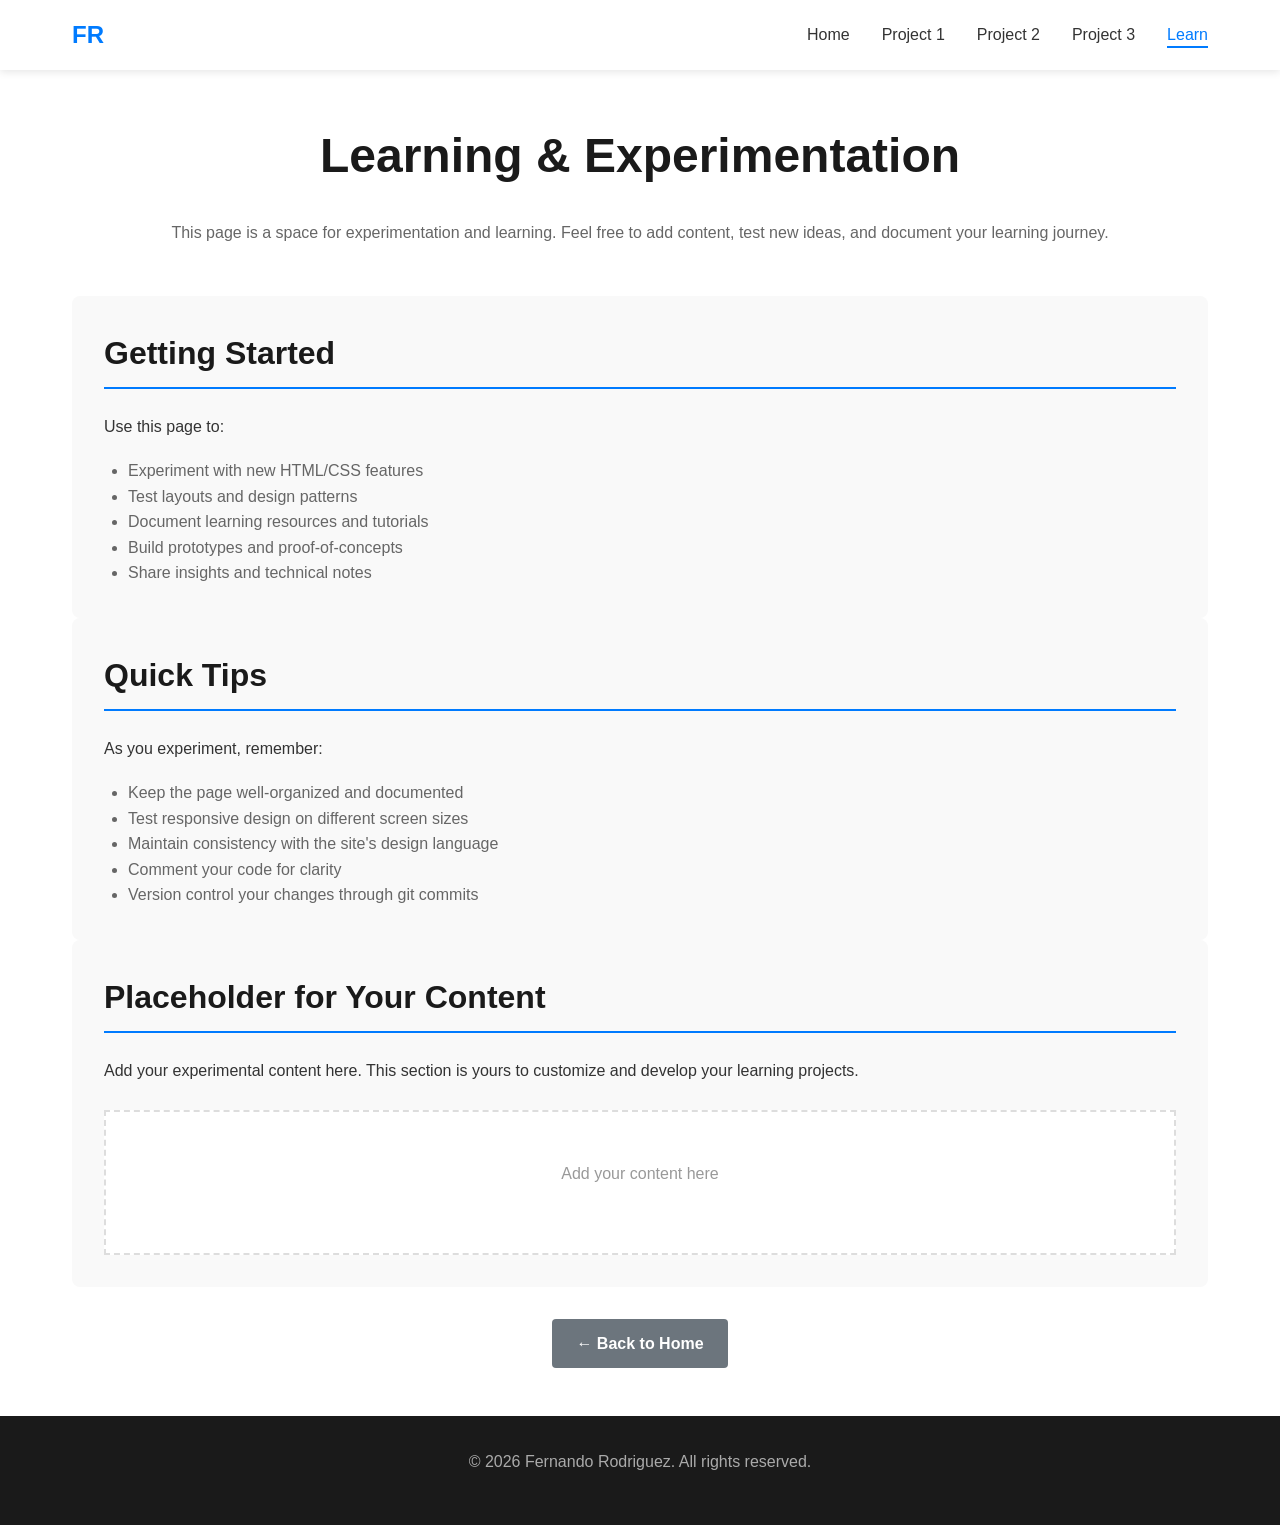
<file: learn.html>
<!DOCTYPE html>
<html lang="en">
<head>
    <meta charset="UTF-8">
    <meta name="viewport" content="width=device-width, initial-scale=1.0">
    <title>Learn - Fernando Rodriguez</title>
    <link rel="stylesheet" href="styles.css">
</head>
<body>
    <nav class="navbar">
        <div class="nav-container">
            <a href="index.html" class="logo">FR</a>
            <ul class="nav-menu">
                <li><a href="index.html" class="nav-link">Home</a></li>
                <li><a href="project1.html" class="nav-link">Project 1</a></li>
                <li><a href="project2.html" class="nav-link">Project 2</a></li>
                <li><a href="project3.html" class="nav-link">Project 3</a></li>
                <li><a href="learn.html" class="nav-link active">Learn</a></li>
            </ul>
        </div>
    </nav>

    <main class="learn-page">
        <div class="container">
            <h1>Learning & Experimentation</h1>
            <p class="page-subtitle">This page is a space for experimentation and learning. Feel free to add content, test new ideas, and document your learning journey.</p>
            
            <section class="learning-content">
                <h2>Getting Started</h2>
                <p>Use this page to:</p>
                <ul>
                    <li>Experiment with new HTML/CSS features</li>
                    <li>Test layouts and design patterns</li>
                    <li>Document learning resources and tutorials</li>
                    <li>Build prototypes and proof-of-concepts</li>
                    <li>Share insights and technical notes</li>
                </ul>
            </section>

            <section class="learning-content">
                <h2>Quick Tips</h2>
                <p>As you experiment, remember:</p>
                <ul>
                    <li>Keep the page well-organized and documented</li>
                    <li>Test responsive design on different screen sizes</li>
                    <li>Maintain consistency with the site's design language</li>
                    <li>Comment your code for clarity</li>
                    <li>Version control your changes through git commits</li>
                </ul>
            </section>

            <section class="learning-content">
                <h2>Placeholder for Your Content</h2>
                <p>Add your experimental content here. This section is yours to customize and develop your learning projects.</p>
                <div class="placeholder-box">
                    <p style="text-align: center; color: #999;">Add your content here</p>
                </div>
            </section>

            <div class="navigation-links">
                <a href="index.html" class="btn btn-secondary">← Back to Home</a>
            </div>
        </div>
    </main>

    <footer class="footer">
        <p>&copy; 2026 Fernando Rodriguez. All rights reserved.</p>
    </footer>
</body>
</html>
</file>
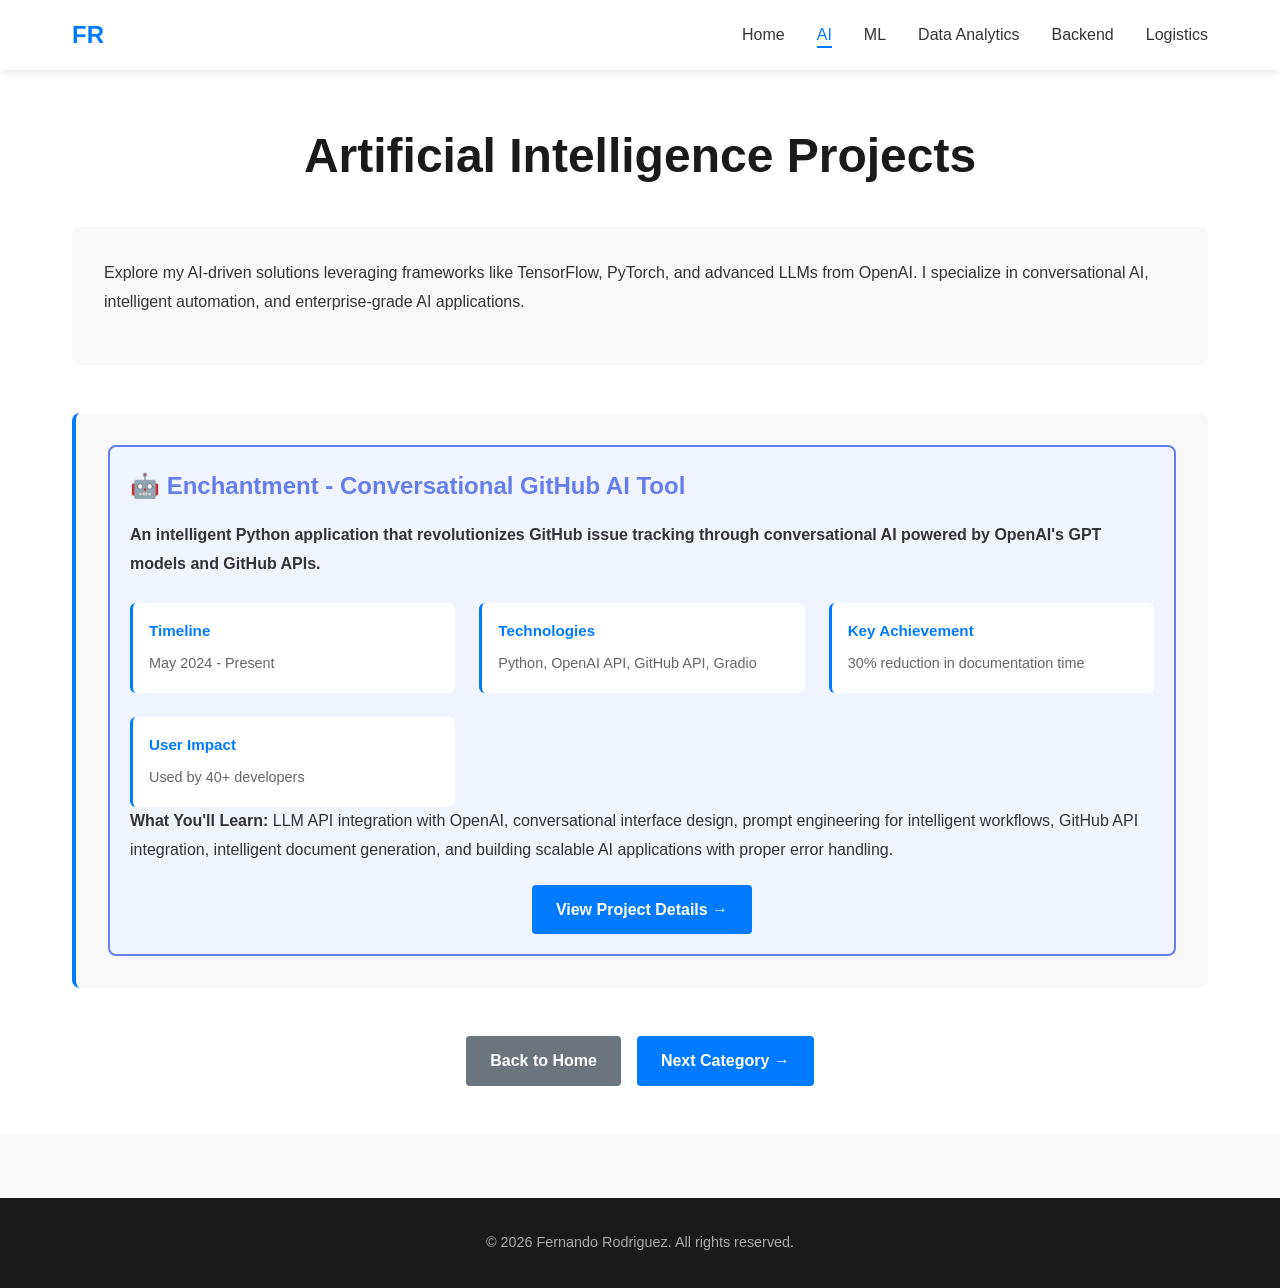
<file: categories/artificial-intelligence.html>
<!DOCTYPE html>
<html lang="en">
<head>
    <meta charset="UTF-8">
    <meta name="viewport" content="width=device-width, initial-scale=1.0">
    <title>Artificial Intelligence Projects - Fernando Rodriguez</title>
    <link rel="stylesheet" href="../assets/css/styles.css">
</head>
<body>
    <nav class="navbar">
        <div class="nav-container">
            <a href="../index.html" class="logo">FR</a>
            <ul class="nav-menu">
                <li><a href="../index.html" class="nav-link">Home</a></li>
                <li><a href="artificial-intelligence.html" class="nav-link active">AI</a></li>
                <li><a href="machine-learning.html" class="nav-link">ML</a></li>
                <li><a href="data-analytics.html" class="nav-link">Data Analytics</a></li>
                <li><a href="backend.html" class="nav-link">Backend</a></li>
                <li><a href="logistics-operations.html" class="nav-link">Logistics</a></li>
            </ul>
        </div>
    </nav>

    <main class="category-page">
        <div class="container">
            <h1>Artificial Intelligence Projects</h1>
            
            <section class="category-intro">
                <p>Explore my AI-driven solutions leveraging frameworks like TensorFlow, PyTorch, and advanced LLMs from OpenAI. I specialize in conversational AI, intelligent automation, and enterprise-grade AI applications.</p>
            </section>

            <!-- Enchantment Project Card -->
            <section class="project-item">
                <div style="border: 2px solid #667eea; padding: 20px; border-radius: 8px; background: #f0f4ff;">
                    <h3 style="color: #667eea; margin-top: 0;">🤖 Enchantment - Conversational GitHub AI Tool</h3>
                    <p><strong>An intelligent Python application that revolutionizes GitHub issue tracking through conversational AI powered by OpenAI's GPT models and GitHub APIs.</strong></p>
                    
                    <div class="details-grid">
                        <div class="detail-item">
                            <h4>Timeline</h4>
                            <p>May 2024 - Present</p>
                        </div>
                        <div class="detail-item">
                            <h4>Technologies</h4>
                            <p>Python, OpenAI API, GitHub API, Gradio</p>
                        </div>
                        <div class="detail-item">
                            <h4>Key Achievement</h4>
                            <p>30% reduction in documentation time</p>
                        </div>
                        <div class="detail-item">
                            <h4>User Impact</h4>
                            <p>Used by 40+ developers</p>
                        </div>
                    </div>

                    <p><strong>What You'll Learn:</strong> LLM API integration with OpenAI, conversational interface design, prompt engineering for intelligent workflows, GitHub API integration, intelligent document generation, and building scalable AI applications with proper error handling.</p>

                    <div class="navigation-links" style="margin-top: 20px;">
                        <a href="../projects/enchantment-ai.html" class="btn btn-primary">View Project Details →</a>
                    </div>
                </div>
            </section>

            <div class="navigation-links">
                <a href="../index.html" class="btn btn-secondary">Back to Home</a>
                <a href="machine-learning.html" class="btn btn-primary">Next Category →</a>
            </div>
        </div>
    </main>

    <footer class="footer">
        <p>&copy; 2026 Fernando Rodriguez. All rights reserved.</p>
    </footer>
</body>
</html>
</file>
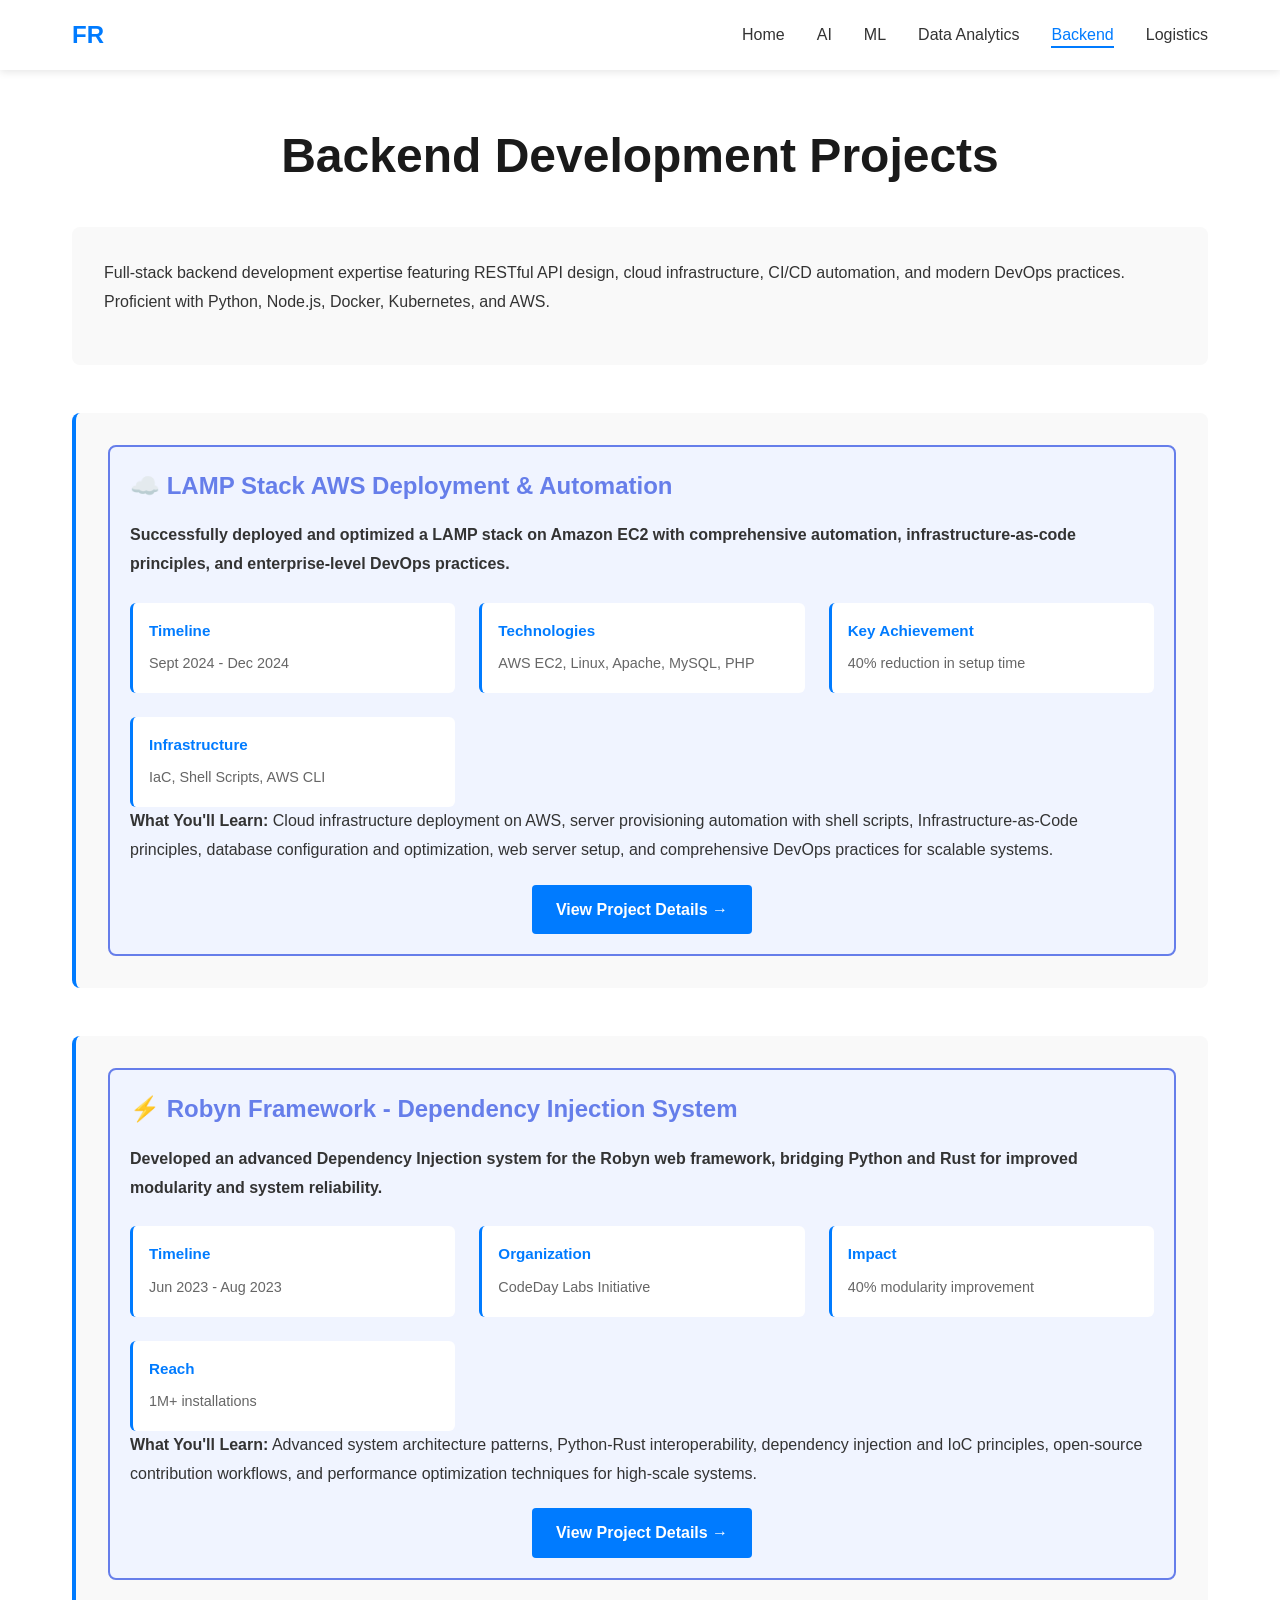
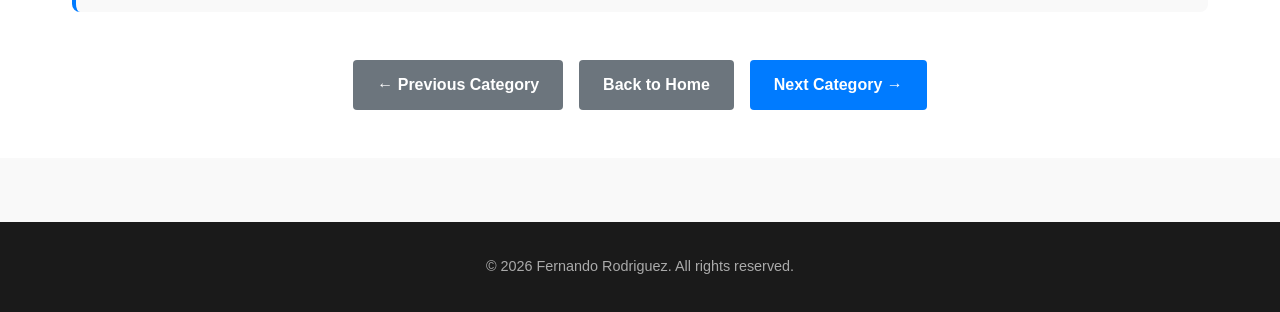
<file: categories/backend.html>
<!DOCTYPE html>
<html lang="en">
<head>
    <meta charset="UTF-8">
    <meta name="viewport" content="width=device-width, initial-scale=1.0">
    <title>Backend Development Projects - Fernando Rodriguez</title>
    <link rel="stylesheet" href="../assets/css/styles.css">
</head>
<body>
    <nav class="navbar">
        <div class="nav-container">
            <a href="../index.html" class="logo">FR</a>
            <ul class="nav-menu">
                <li><a href="../index.html" class="nav-link">Home</a></li>
                <li><a href="artificial-intelligence.html" class="nav-link">AI</a></li>
                <li><a href="machine-learning.html" class="nav-link">ML</a></li>
                <li><a href="data-analytics.html" class="nav-link">Data Analytics</a></li>
                <li><a href="backend.html" class="nav-link active">Backend</a></li>
                <li><a href="logistics-operations.html" class="nav-link">Logistics</a></li>
            </ul>
        </div>
    </nav>

    <main class="category-page">
        <div class="container">
            <h1>Backend Development Projects</h1>
            
            <section class="category-intro">
                <p>Full-stack backend development expertise featuring RESTful API design, cloud infrastructure, CI/CD automation, and modern DevOps practices. Proficient with Python, Node.js, Docker, Kubernetes, and AWS.</p>
            </section>

            <!-- LAMP Stack Project Card -->
            <section class="project-item">
                <div style="border: 2px solid #667eea; padding: 20px; border-radius: 8px; background: #f0f4ff;">
                    <h3 style="color: #667eea; margin-top: 0;">☁️ LAMP Stack AWS Deployment & Automation</h3>
                    <p><strong>Successfully deployed and optimized a LAMP stack on Amazon EC2 with comprehensive automation, infrastructure-as-code principles, and enterprise-level DevOps practices.</strong></p>
                    
                    <div class="details-grid">
                        <div class="detail-item">
                            <h4>Timeline</h4>
                            <p>Sept 2024 - Dec 2024</p>
                        </div>
                        <div class="detail-item">
                            <h4>Technologies</h4>
                            <p>AWS EC2, Linux, Apache, MySQL, PHP</p>
                        </div>
                        <div class="detail-item">
                            <h4>Key Achievement</h4>
                            <p>40% reduction in setup time</p>
                        </div>
                        <div class="detail-item">
                            <h4>Infrastructure</h4>
                            <p>IaC, Shell Scripts, AWS CLI</p>
                        </div>
                    </div>

                    <p><strong>What You'll Learn:</strong> Cloud infrastructure deployment on AWS, server provisioning automation with shell scripts, Infrastructure-as-Code principles, database configuration and optimization, web server setup, and comprehensive DevOps practices for scalable systems.</p>

                    <div class="navigation-links" style="margin-top: 20px;">
                        <a href="../projects/lamp-stack-aws.html" class="btn btn-primary">View Project Details →</a>
                    </div>
                </div>
            </section>

            <!-- Robyn Framework Project Card -->
            <section class="project-item">
                <div style="border: 2px solid #667eea; padding: 20px; border-radius: 8px; background: #f0f4ff;">
                    <h3 style="color: #667eea; margin-top: 0;">⚡ Robyn Framework - Dependency Injection System</h3>
                    <p><strong>Developed an advanced Dependency Injection system for the Robyn web framework, bridging Python and Rust for improved modularity and system reliability.</strong></p>
                    
                    <div class="details-grid">
                        <div class="detail-item">
                            <h4>Timeline</h4>
                            <p>Jun 2023 - Aug 2023</p>
                        </div>
                        <div class="detail-item">
                            <h4>Organization</h4>
                            <p>CodeDay Labs Initiative</p>
                        </div>
                        <div class="detail-item">
                            <h4>Impact</h4>
                            <p>40% modularity improvement</p>
                        </div>
                        <div class="detail-item">
                            <h4>Reach</h4>
                            <p>1M+ installations</p>
                        </div>
                    </div>

                    <p><strong>What You'll Learn:</strong> Advanced system architecture patterns, Python-Rust interoperability, dependency injection and IoC principles, open-source contribution workflows, and performance optimization techniques for high-scale systems.</p>

                    <div class="navigation-links" style="margin-top: 20px;">
                        <a href="../projects/robyn-framework.html" class="btn btn-primary">View Project Details →</a>
                    </div>
                </div>
            </section>

            <div class="navigation-links">
                <a href="data-analytics.html" class="btn btn-secondary">← Previous Category</a>
                <a href="../index.html" class="btn btn-secondary">Back to Home</a>
                <a href="logistics-operations.html" class="btn btn-primary">Next Category →</a>
            </div>
        </div>
    </main>

    <footer class="footer">
        <p>&copy; 2026 Fernando Rodriguez. All rights reserved.</p>
    </footer>
</body>
</html>
</file>
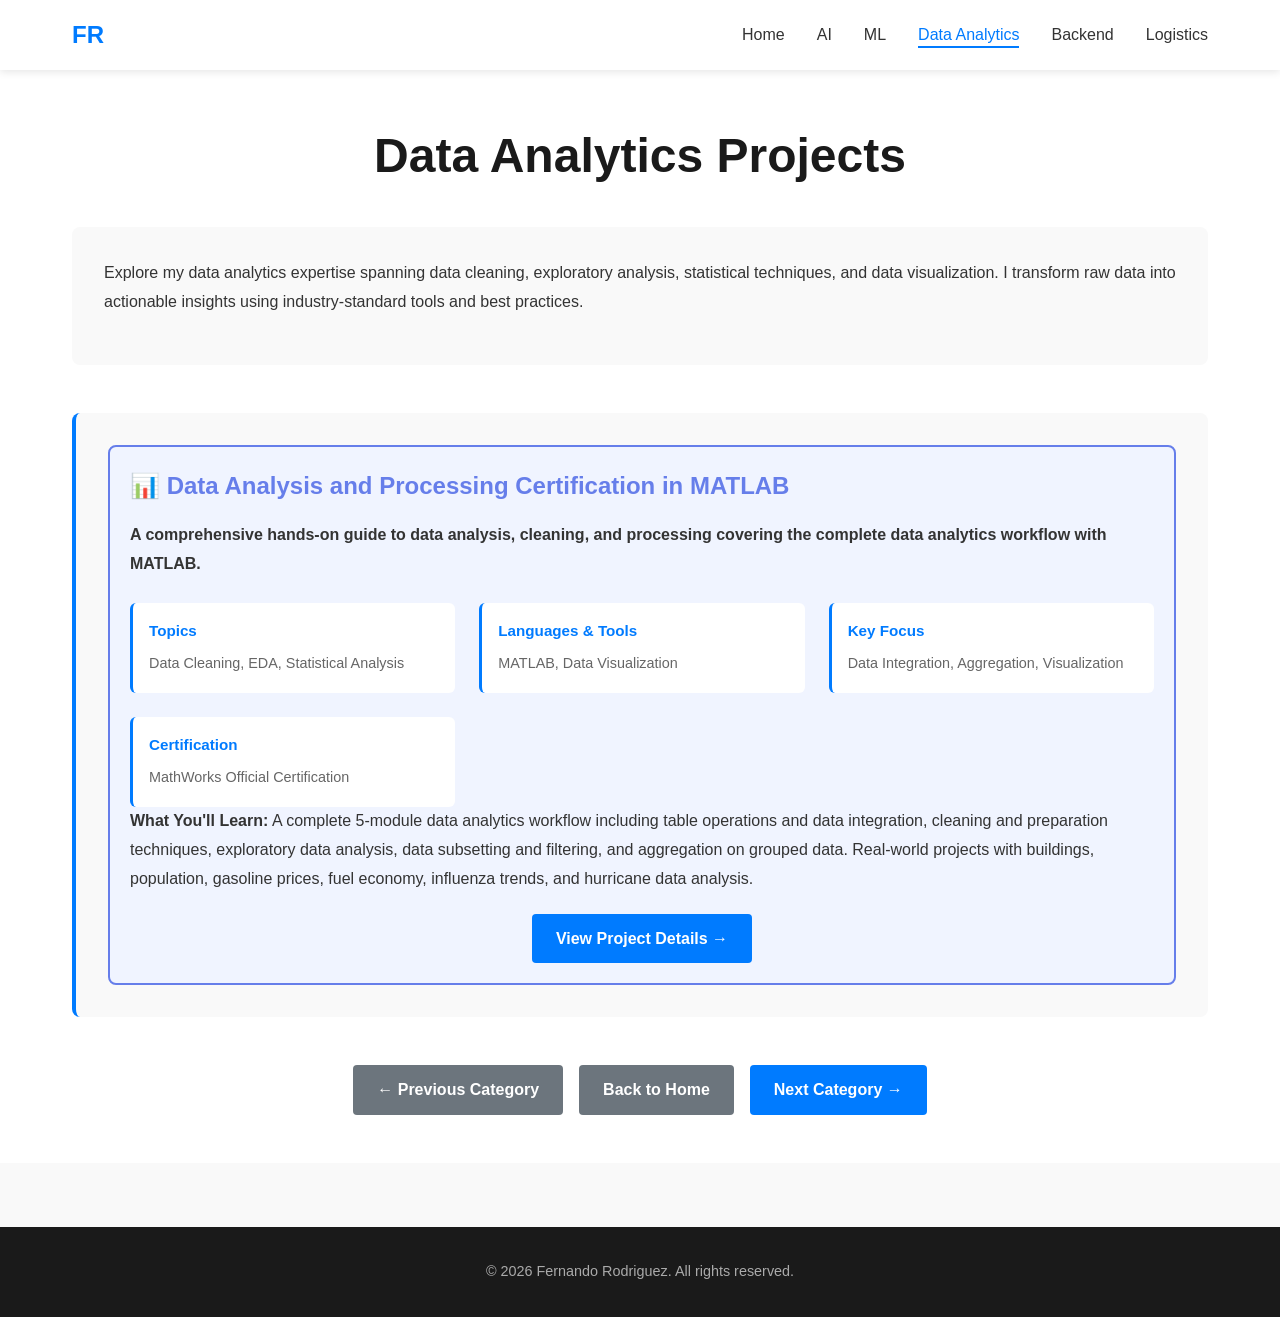
<file: categories/data-analytics.html>
<!DOCTYPE html>
<html lang="en">
<head>
    <meta charset="UTF-8">
    <meta name="viewport" content="width=device-width, initial-scale=1.0">
    <title>Data Analytics Projects - Fernando Rodriguez</title>
    <link rel="stylesheet" href="../assets/css/styles.css">
</head>
<body>
    <nav class="navbar">
        <div class="nav-container">
            <a href="../index.html" class="logo">FR</a>
            <ul class="nav-menu">
                <li><a href="../index.html" class="nav-link">Home</a></li>
                <li><a href="artificial-intelligence.html" class="nav-link">AI</a></li>
                <li><a href="machine-learning.html" class="nav-link">ML</a></li>
                <li><a href="data-analytics.html" class="nav-link active">Data Analytics</a></li>
                <li><a href="backend.html" class="nav-link">Backend</a></li>
                <li><a href="logistics-operations.html" class="nav-link">Logistics</a></li>
            </ul>
        </div>
    </nav>

    <main class="category-page">
        <div class="container">
            <h1>Data Analytics Projects</h1>
            
            <section class="category-intro">
                <p>Explore my data analytics expertise spanning data cleaning, exploratory analysis, statistical techniques, and data visualization. I transform raw data into actionable insights using industry-standard tools and best practices.</p>
            </section>

            <!-- Data Analytics Certification Project Card -->
            <section class="project-item">
                <div style="border: 2px solid #667eea; padding: 20px; border-radius: 8px; background: #f0f4ff;">
                    <h3 style="color: #667eea; margin-top: 0;">📊 Data Analysis and Processing Certification in MATLAB</h3>
                    <p><strong>A comprehensive hands-on guide to data analysis, cleaning, and processing covering the complete data analytics workflow with MATLAB.</strong></p>
                    
                    <div class="details-grid">
                        <div class="detail-item">
                            <h4>Topics</h4>
                            <p>Data Cleaning, EDA, Statistical Analysis</p>
                        </div>
                        <div class="detail-item">
                            <h4>Languages & Tools</h4>
                            <p>MATLAB, Data Visualization</p>
                        </div>
                        <div class="detail-item">
                            <h4>Key Focus</h4>
                            <p>Data Integration, Aggregation, Visualization</p>
                        </div>
                        <div class="detail-item">
                            <h4>Certification</h4>
                            <p>MathWorks Official Certification</p>
                        </div>
                    </div>

                    <p><strong>What You'll Learn:</strong> A complete 5-module data analytics workflow including table operations and data integration, cleaning and preparation techniques, exploratory data analysis, data subsetting and filtering, and aggregation on grouped data. Real-world projects with buildings, population, gasoline prices, fuel economy, influenza trends, and hurricane data analysis.</p>

                    <div class="navigation-links" style="margin-top: 20px;">
                        <a href="../projects/data-analytics-certification.html" class="btn btn-primary">View Project Details →</a>
                    </div>
                </div>
            </section>

            <div class="navigation-links">
                <a href="machine-learning.html" class="btn btn-secondary">← Previous Category</a>
                <a href="../index.html" class="btn btn-secondary">Back to Home</a>
                <a href="backend.html" class="btn btn-primary">Next Category →</a>
            </div>
        </div>
    </main>

    <footer class="footer">
        <p>&copy; 2026 Fernando Rodriguez. All rights reserved.</p>
    </footer>
</body>
</html>
</file>
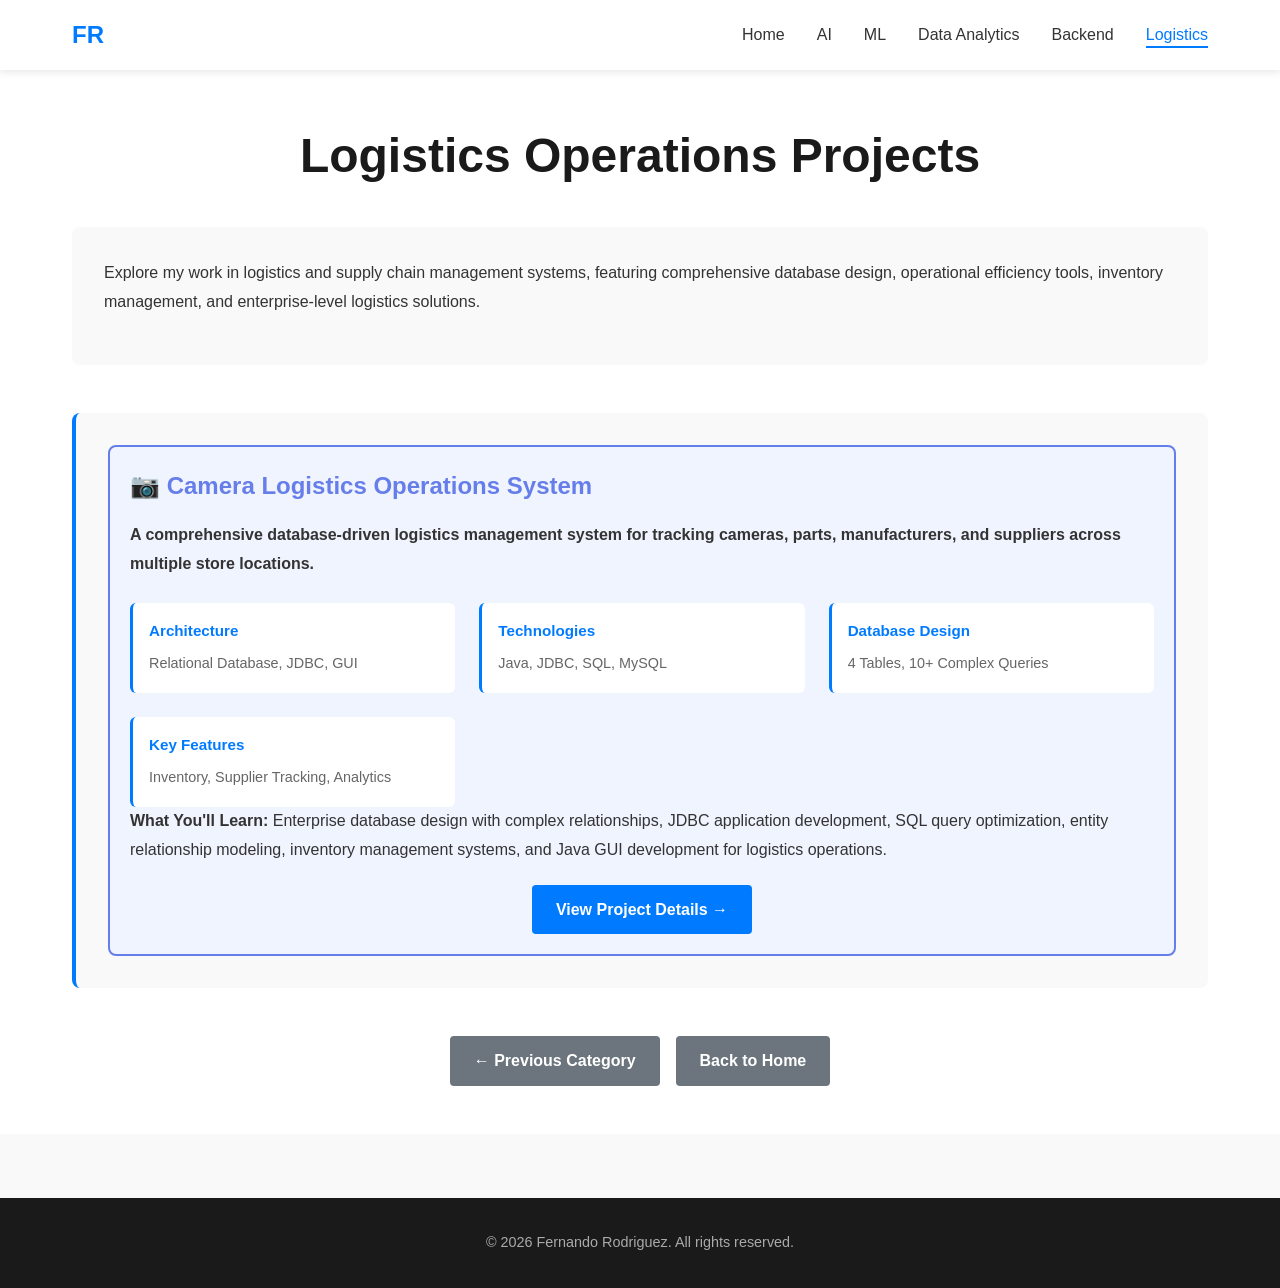
<file: categories/logistics-operations.html>
<!DOCTYPE html>
<html lang="en">
<head>
    <meta charset="UTF-8">
    <meta name="viewport" content="width=device-width, initial-scale=1.0">
    <title>Logistics Operations Projects - Fernando Rodriguez</title>
    <link rel="stylesheet" href="../assets/css/styles.css">
</head>
<body>
    <nav class="navbar">
        <div class="nav-container">
            <a href="../index.html" class="logo">FR</a>
            <ul class="nav-menu">
                <li><a href="../index.html" class="nav-link">Home</a></li>
                <li><a href="artificial-intelligence.html" class="nav-link">AI</a></li>
                <li><a href="machine-learning.html" class="nav-link">ML</a></li>
                <li><a href="data-analytics.html" class="nav-link">Data Analytics</a></li>
                <li><a href="backend.html" class="nav-link">Backend</a></li>
                <li><a href="logistics-operations.html" class="nav-link active">Logistics</a></li>
            </ul>
        </div>
    </nav>

    <main class="category-page">
        <div class="container">
            <h1>Logistics Operations Projects</h1>
            
            <section class="category-intro">
                <p>Explore my work in logistics and supply chain management systems, featuring comprehensive database design, operational efficiency tools, inventory management, and enterprise-level logistics solutions.</p>
            </section>

            <!-- Camera Logistics Operations System -->
            <section class="project-item">
                <div style="border: 2px solid #667eea; padding: 20px; border-radius: 8px; background: #f0f4ff;">
                    <h3 style="color: #667eea; margin-top: 0;">📷 Camera Logistics Operations System</h3>
                    <p><strong>A comprehensive database-driven logistics management system for tracking cameras, parts, manufacturers, and suppliers across multiple store locations.</strong></p>
                    
                    <div class="details-grid">
                        <div class="detail-item">
                            <h4>Architecture</h4>
                            <p>Relational Database, JDBC, GUI</p>
                        </div>
                        <div class="detail-item">
                            <h4>Technologies</h4>
                            <p>Java, JDBC, SQL, MySQL</p>
                        </div>
                        <div class="detail-item">
                            <h4>Database Design</h4>
                            <p>4 Tables, 10+ Complex Queries</p>
                        </div>
                        <div class="detail-item">
                            <h4>Key Features</h4>
                            <p>Inventory, Supplier Tracking, Analytics</p>
                        </div>
                    </div>

                    <p><strong>What You'll Learn:</strong> Enterprise database design with complex relationships, JDBC application development, SQL query optimization, entity relationship modeling, inventory management systems, and Java GUI development for logistics operations.</p>

                    <div class="navigation-links" style="margin-top: 20px;">
                        <a href="../projects/logistics-operations.html" class="btn btn-primary">View Project Details →</a>
                    </div>
                </div>
            </section>

            <div class="navigation-links">
                <a href="backend.html" class="btn btn-secondary">← Previous Category</a>
                <a href="../index.html" class="btn btn-secondary">Back to Home</a>
            </div>
        </div>
    </main>

    <footer class="footer">
        <p>&copy; 2026 Fernando Rodriguez. All rights reserved.</p>
    </footer>
</body>
</html>
</file>
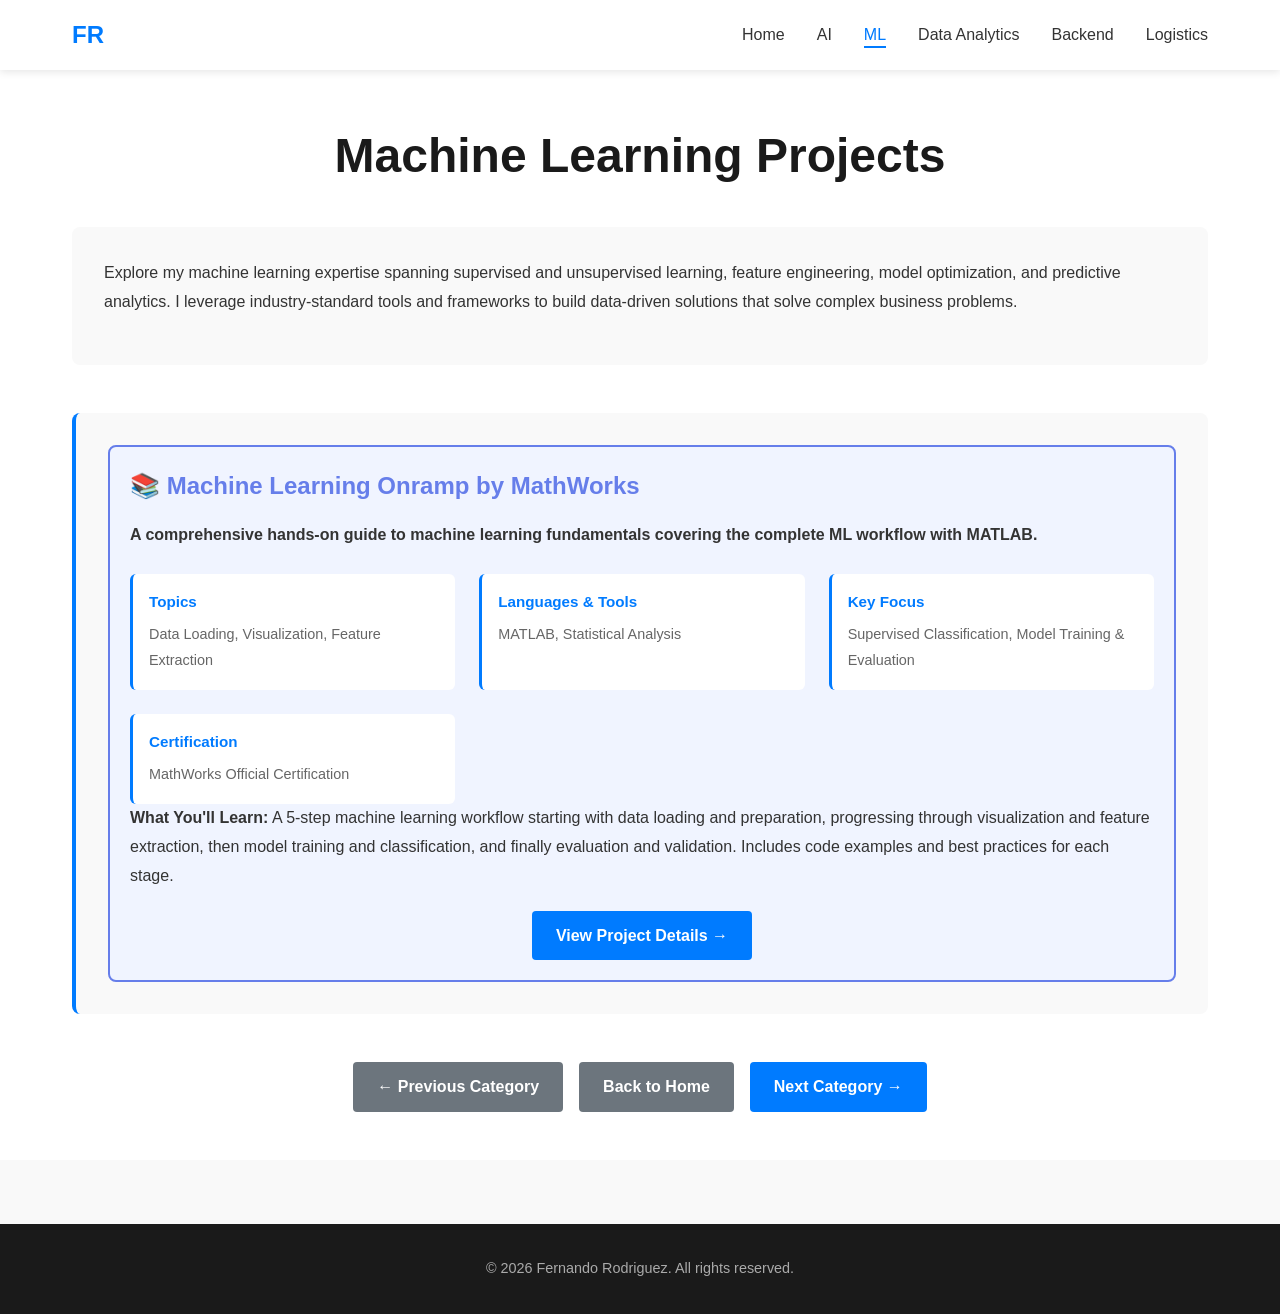
<file: categories/machine-learning.html>
<!DOCTYPE html>
<html lang="en">
<head>
    <meta charset="UTF-8">
    <meta name="viewport" content="width=device-width, initial-scale=1.0">
    <title>Machine Learning Projects - Fernando Rodriguez</title>
    <link rel="stylesheet" href="../assets/css/styles.css">
</head>
<body>
    <nav class="navbar">
        <div class="nav-container">
            <a href="../index.html" class="logo">FR</a>
            <ul class="nav-menu">
                <li><a href="../index.html" class="nav-link">Home</a></li>
                <li><a href="artificial-intelligence.html" class="nav-link">AI</a></li>
                <li><a href="machine-learning.html" class="nav-link active">ML</a></li>
                <li><a href="data-analytics.html" class="nav-link">Data Analytics</a></li>
                <li><a href="backend.html" class="nav-link">Backend</a></li>
                <li><a href="logistics-operations.html" class="nav-link">Logistics</a></li>
            </ul>
        </div>
    </nav>

    <main class="category-page">
        <div class="container">
            <h1>Machine Learning Projects</h1>
            
            <section class="category-intro">
                <p>Explore my machine learning expertise spanning supervised and unsupervised learning, feature engineering, model optimization, and predictive analytics. I leverage industry-standard tools and frameworks to build data-driven solutions that solve complex business problems.</p>
            </section>

            <!-- ML Onramp Project Card -->
            <section class="project-item">
                <div style="border: 2px solid #667eea; padding: 20px; border-radius: 8px; background: #f0f4ff;">
                    <h3 style="color: #667eea; margin-top: 0;">📚 Machine Learning Onramp by MathWorks</h3>
                    <p><strong>A comprehensive hands-on guide to machine learning fundamentals covering the complete ML workflow with MATLAB.</strong></p>
                    
                    <div class="details-grid">
                        <div class="detail-item">
                            <h4>Topics</h4>
                            <p>Data Loading, Visualization, Feature Extraction</p>
                        </div>
                        <div class="detail-item">
                            <h4>Languages & Tools</h4>
                            <p>MATLAB, Statistical Analysis</p>
                        </div>
                        <div class="detail-item">
                            <h4>Key Focus</h4>
                            <p>Supervised Classification, Model Training & Evaluation</p>
                        </div>
                        <div class="detail-item">
                            <h4>Certification</h4>
                            <p>MathWorks Official Certification</p>
                        </div>
                    </div>

                    <p><strong>What You'll Learn:</strong> A 5-step machine learning workflow starting with data loading and preparation, progressing through visualization and feature extraction, then model training and classification, and finally evaluation and validation. Includes code examples and best practices for each stage.</p>

                    <div class="navigation-links" style="margin-top: 20px;">
                        <a href="../projects/ml-onramp.html" class="btn btn-primary">View Project Details →</a>
                    </div>
                </div>
            </section>

            <div class="navigation-links">
                <a href="artificial-intelligence.html" class="btn btn-secondary">← Previous Category</a>
                <a href="../index.html" class="btn btn-secondary">Back to Home</a>
                <a href="data-analytics.html" class="btn btn-primary">Next Category →</a>
            </div>
        </div>
    </main>

    <footer class="footer">
        <p>&copy; 2026 Fernando Rodriguez. All rights reserved.</p>
    </footer>
</body>
</html>
</file>
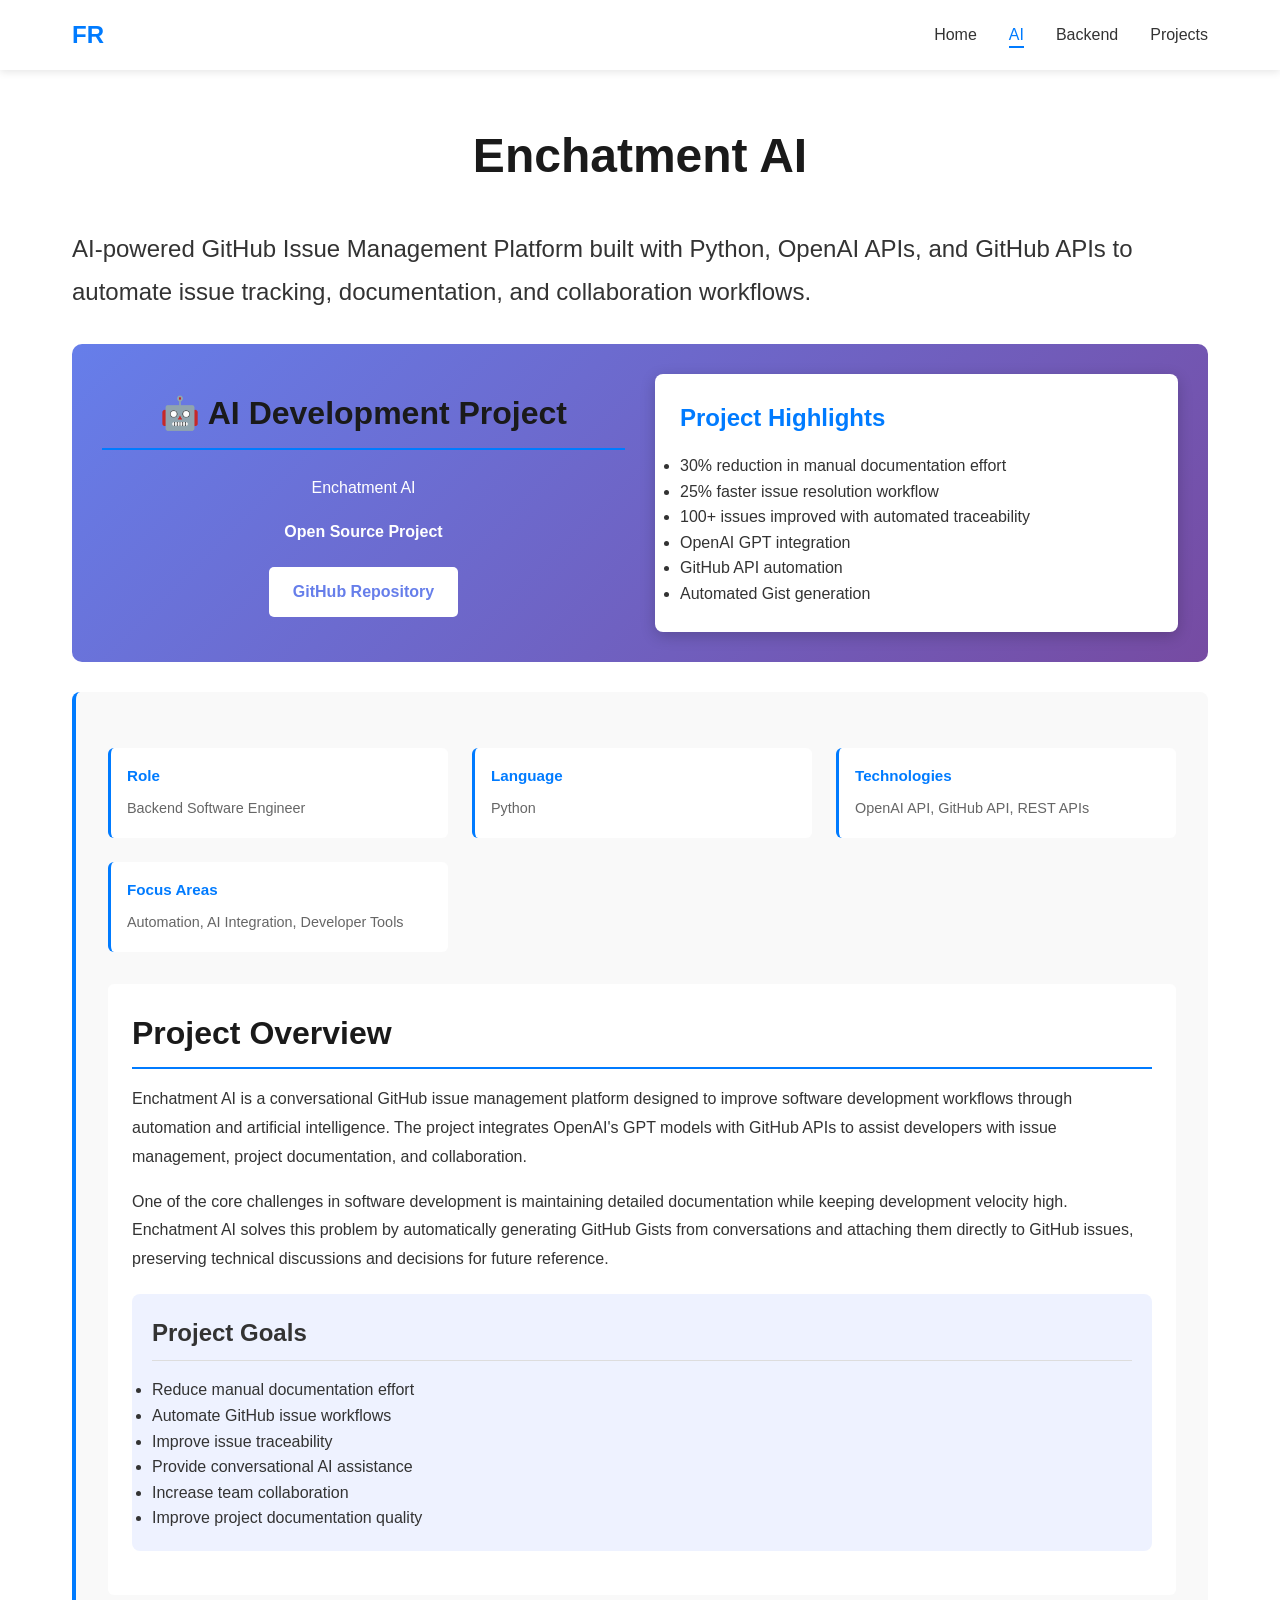
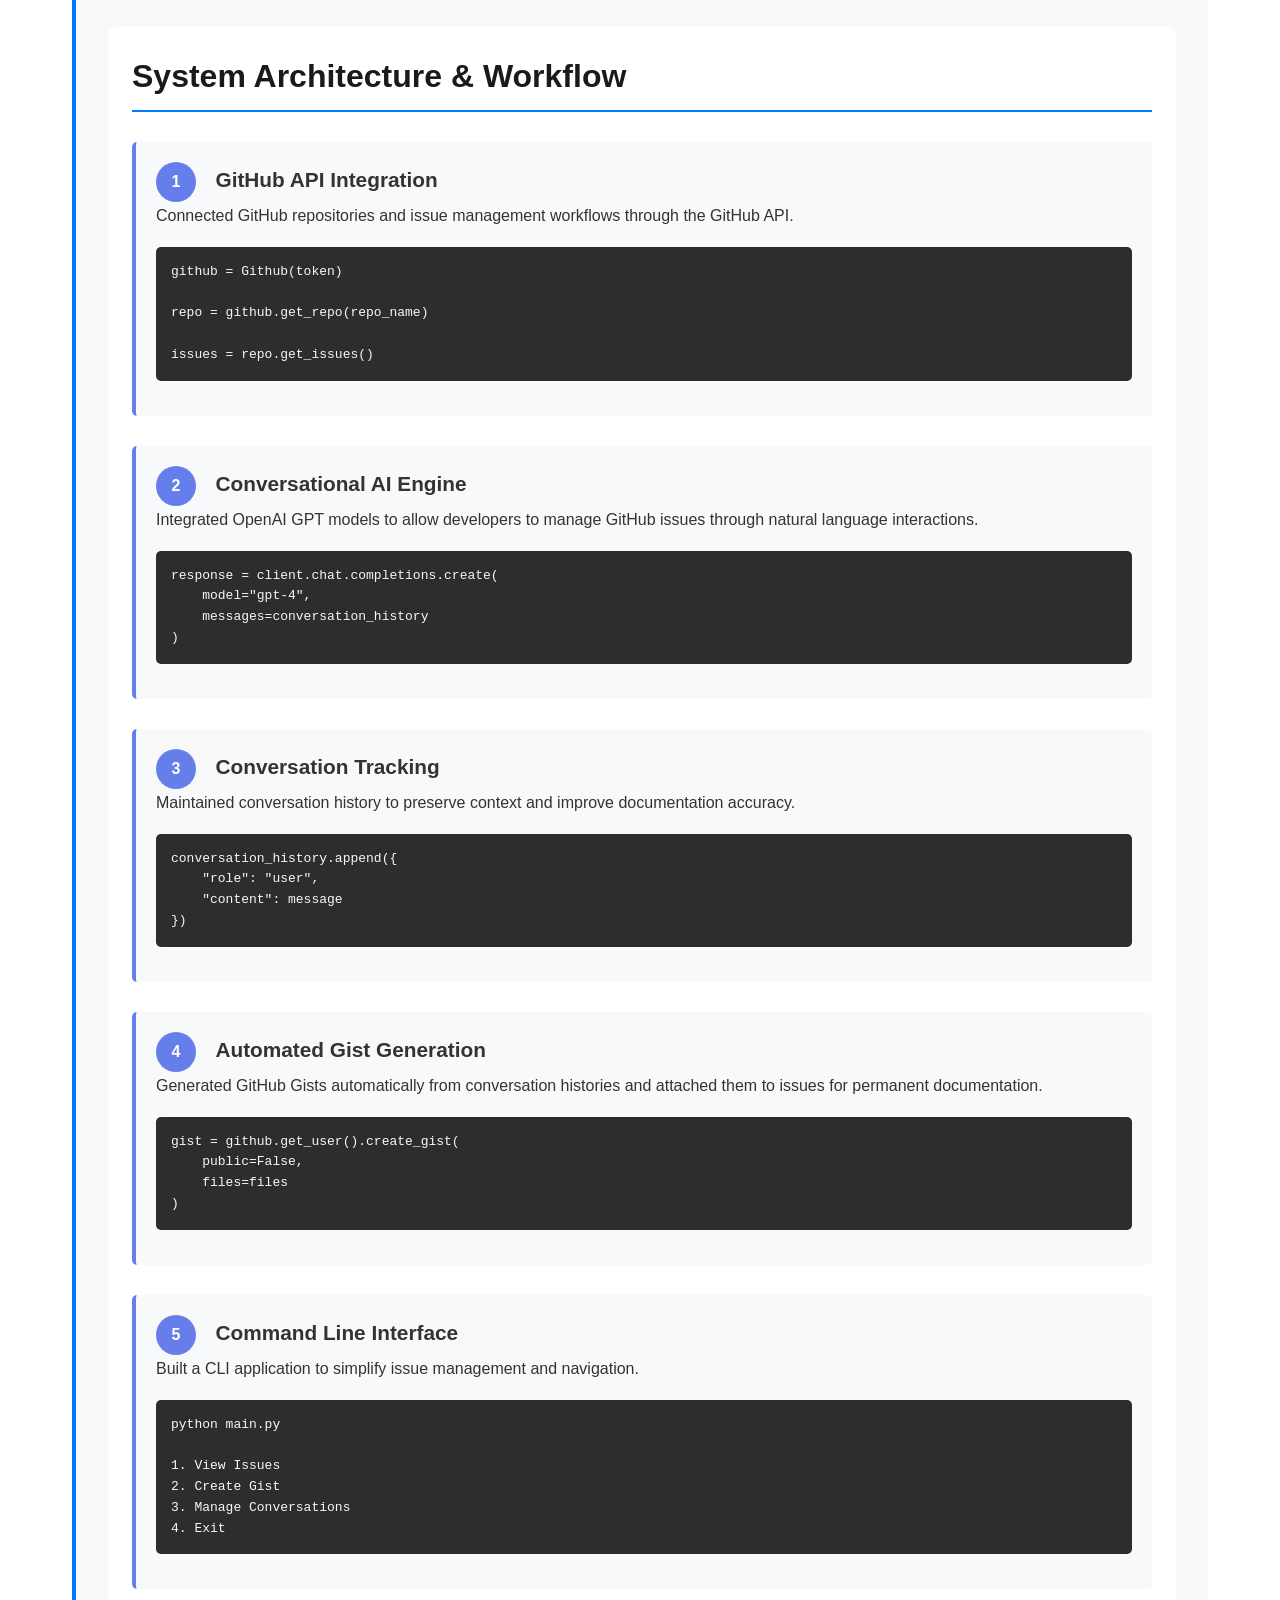
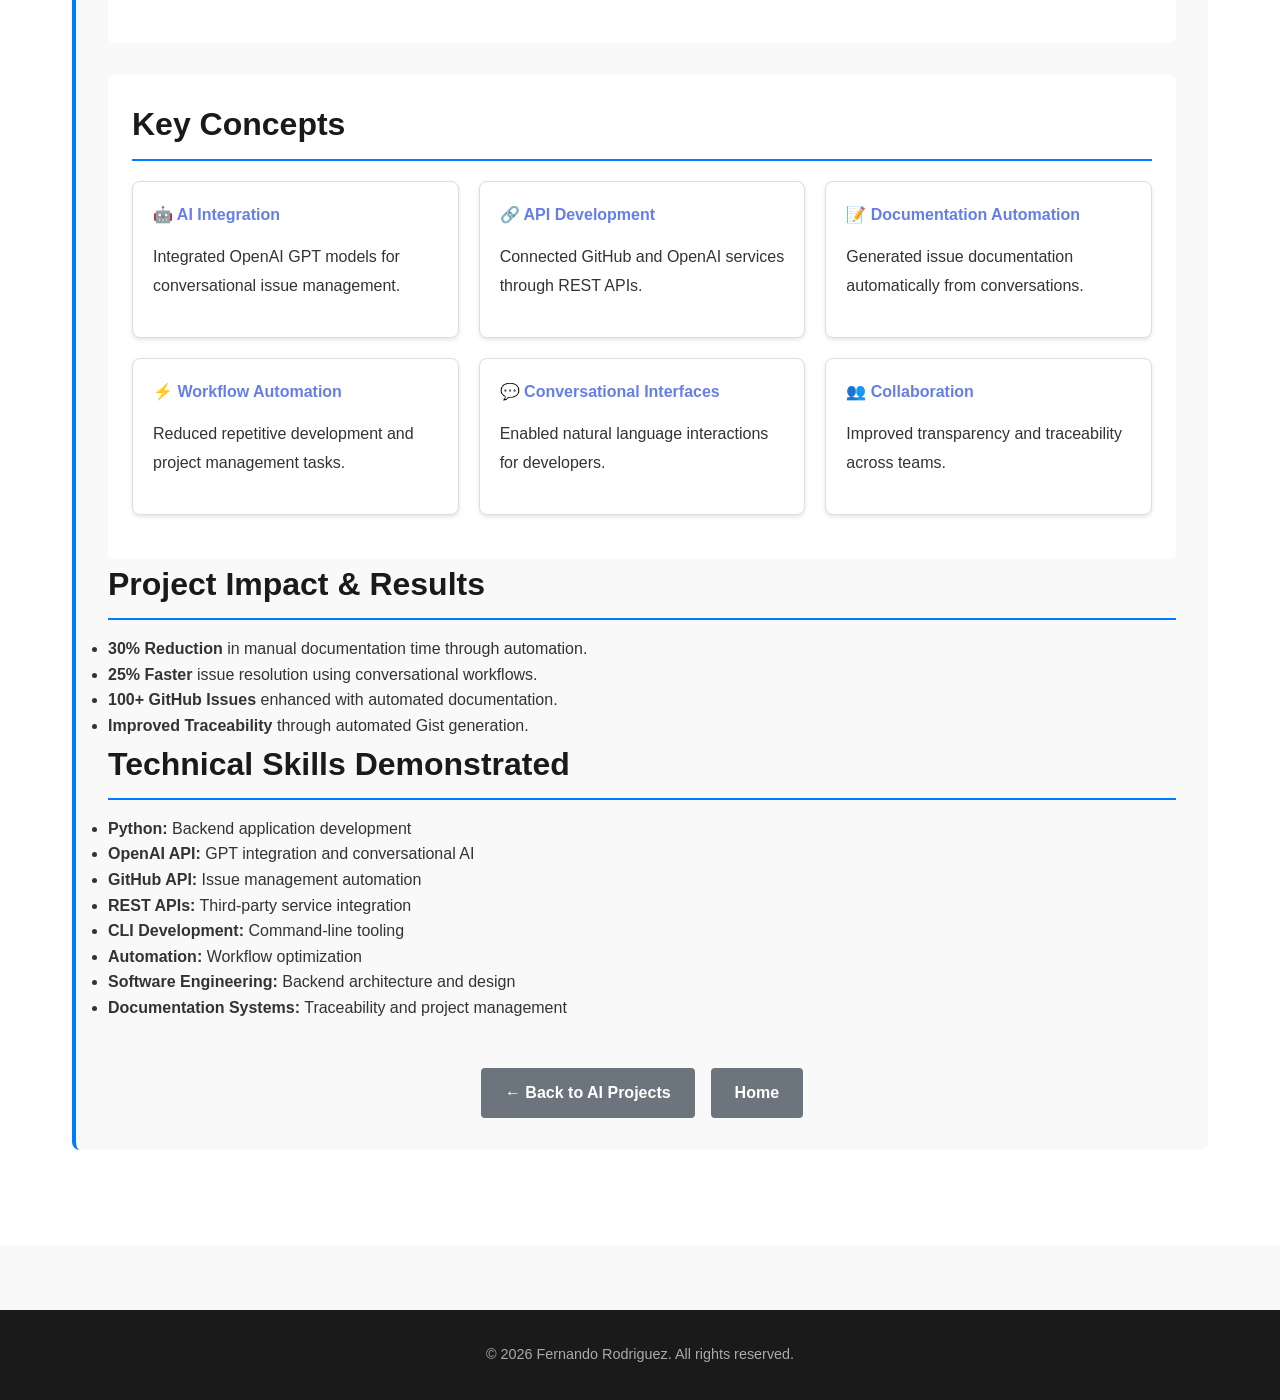
<file: projects/enchantment-ai.html>
<!DOCTYPE html>
<html lang="en">
<head>
    <meta charset="UTF-8">
    <meta name="viewport" content="width=device-width, initial-scale=1.0">
    <title>Enchatment AI - Fernando Rodriguez</title>
    <link rel="stylesheet" href="../assets/css/styles.css">

    <style>
        .project-banner {
            background: linear-gradient(135deg, #667eea 0%, #764ba2 100%);
            color: white;
            padding: 30px;
            border-radius: 10px;
            margin: 30px 0;
        }

        .project-container {
            display: grid;
            grid-template-columns: 1fr 1fr;
            gap: 30px;
            align-items: center;
        }

        .project-content {
            text-align: center;
        }

        .project-content h2 {
            margin-top: 0;
            font-size: 2em;
        }

        .project-links {
            display: flex;
            gap: 15px;
            justify-content: center;
            margin-top: 20px;
            flex-wrap: wrap;
        }

        .project-link {
            display: inline-block;
            padding: 12px 24px;
            background: white;
            color: #667eea;
            text-decoration: none;
            border-radius: 5px;
            font-weight: bold;
            transition: all 0.3s ease;
        }

        .project-link:hover {
            transform: scale(1.05);
        }

        .project-card {
            background: white;
            color: #333;
            padding: 25px;
            border-radius: 8px;
            box-shadow: 0 4px 15px rgba(0,0,0,0.2);
        }

        .step-container {
            margin: 30px 0;
            padding: 20px;
            border-left: 4px solid #667eea;
            background: #f8f9fa;
            border-radius: 5px;
        }

        .step-number {
            display: inline-block;
            width: 40px;
            height: 40px;
            background: #667eea;
            color: white;
            border-radius: 50%;
            text-align: center;
            line-height: 40px;
            font-weight: bold;
            margin-right: 15px;
        }

        .step-title {
            font-size: 1.3em;
            font-weight: bold;
        }

        .code-block {
            background: #2d2d2d;
            color: #f8f8f2;
            padding: 15px;
            border-radius: 5px;
            overflow-x: auto;
            margin: 15px 0;
        }

        .learning-objectives {
            background: #eef2ff;
            padding: 20px;
            border-radius: 8px;
            margin: 20px 0;
        }

        .key-concepts {
            display: grid;
            grid-template-columns: repeat(auto-fit, minmax(250px,1fr));
            gap: 20px;
            margin: 20px 0;
        }

        .concept-card {
            background: white;
            border: 1px solid #ddd;
            padding: 20px;
            border-radius: 8px;
            box-shadow: 0 2px 4px rgba(0,0,0,0.1);
        }

        .concept-card h4 {
            color: #667eea;
            margin-top: 0;
        }

        @media (max-width: 900px) {
            .project-container {
                grid-template-columns: 1fr;
            }
        }
    </style>
</head>

<body>

<nav class="navbar">
    <div class="nav-container">
        <a href="../index.html" class="logo">FR</a>
        <ul class="nav-menu">
            <li><a href="../index.html" class="nav-link">Home</a></li>
            <li><a href="../categories/artificial-intelligence.html" class="nav-link active">AI</a></li>
            <li><a href="../categories/backend.html" class="nav-link">Backend</a></li>
            <li><a href="../categories/projects.html" class="nav-link">Projects</a></li>
        </ul>
    </div>
</nav>

<main class="category-page">
<div class="container">

<h1>Enchatment AI</h1>

<p class="subtitle">
AI-powered GitHub Issue Management Platform built with Python, OpenAI APIs, and GitHub APIs to automate issue tracking, documentation, and collaboration workflows.
</p>

<div class="project-banner">
    <div class="project-container">

        <div class="project-content">

            <h2>🤖 AI Development Project</h2>

            <p>Enchatment AI</p>

            <p><strong>Open Source Project</strong></p>

            <div class="project-links">
                <a href="https://github.com/Frodriguez116/Enchatment"
                   target="_blank"
                   class="project-link">
                   GitHub Repository
                </a>
            </div>

        </div>

        <div class="project-card">

            <h3>Project Highlights</h3>

            <ul>
                <li>30% reduction in manual documentation effort</li>
                <li>25% faster issue resolution workflow</li>
                <li>100+ issues improved with automated traceability</li>
                <li>OpenAI GPT integration</li>
                <li>GitHub API automation</li>
                <li>Automated Gist generation</li>
            </ul>

        </div>

    </div>
</div>

<section class="project-item">

<div class="details-grid">

    <div class="detail-item">
        <h4>Role</h4>
        <p>Backend Software Engineer</p>
    </div>

    <div class="detail-item">
        <h4>Language</h4>
        <p>Python</p>
    </div>

    <div class="detail-item">
        <h4>Technologies</h4>
        <p>OpenAI API, GitHub API, REST APIs</p>
    </div>

    <div class="detail-item">
        <h4>Focus Areas</h4>
        <p>Automation, AI Integration, Developer Tools</p>
    </div>

</div>

<section class="project-walkthrough">

    <h2>Project Overview</h2>

    <p>
        Enchatment AI is a conversational GitHub issue management platform
        designed to improve software development workflows through automation
        and artificial intelligence. The project integrates OpenAI's GPT
        models with GitHub APIs to assist developers with issue management,
        project documentation, and collaboration.
    </p>

    <p>
        One of the core challenges in software development is maintaining
        detailed documentation while keeping development velocity high.
        Enchatment AI solves this problem by automatically generating GitHub
        Gists from conversations and attaching them directly to GitHub issues,
        preserving technical discussions and decisions for future reference.
    </p>

    <div class="learning-objectives">

        <h3>Project Goals</h3>

        <ul>
            <li>Reduce manual documentation effort</li>
            <li>Automate GitHub issue workflows</li>
            <li>Improve issue traceability</li>
            <li>Provide conversational AI assistance</li>
            <li>Increase team collaboration</li>
            <li>Improve project documentation quality</li>
        </ul>

    </div>

</section>

<section class="project-walkthrough">

<h2>System Architecture & Workflow</h2>

<div class="step-container">

    <span class="step-number">1</span>
    <span class="step-title">GitHub API Integration</span>

    <p>
        Connected GitHub repositories and issue management workflows through
        the GitHub API.
    </p>

<div class="code-block">
<pre>
github = Github(token)

repo = github.get_repo(repo_name)

issues = repo.get_issues()
</pre>
</div>

</div>

<div class="step-container">

    <span class="step-number">2</span>
    <span class="step-title">Conversational AI Engine</span>

    <p>
        Integrated OpenAI GPT models to allow developers to manage GitHub
        issues through natural language interactions.
    </p>

<div class="code-block">
<pre>
response = client.chat.completions.create(
    model="gpt-4",
    messages=conversation_history
)
</pre>
</div>

</div>

<div class="step-container">

    <span class="step-number">3</span>
    <span class="step-title">Conversation Tracking</span>

    <p>
        Maintained conversation history to preserve context and improve
        documentation accuracy.
    </p>

<div class="code-block">
<pre>
conversation_history.append({
    "role": "user",
    "content": message
})
</pre>
</div>

</div>

<div class="step-container">

    <span class="step-number">4</span>
    <span class="step-title">Automated Gist Generation</span>

    <p>
        Generated GitHub Gists automatically from conversation histories and
        attached them to issues for permanent documentation.
    </p>

<div class="code-block">
<pre>
gist = github.get_user().create_gist(
    public=False,
    files=files
)
</pre>
</div>

</div>

<div class="step-container">

    <span class="step-number">5</span>
    <span class="step-title">Command Line Interface</span>

    <p>
        Built a CLI application to simplify issue management and navigation.
    </p>

<div class="code-block">
<pre>
python main.py

1. View Issues
2. Create Gist
3. Manage Conversations
4. Exit
</pre>
</div>

</div>

</section>

<section class="project-walkthrough">

<h2>Key Concepts</h2>

<div class="key-concepts">

<div class="concept-card">
    <h4>🤖 AI Integration</h4>
    <p>Integrated OpenAI GPT models for conversational issue management.</p>
</div>

<div class="concept-card">
    <h4>🔗 API Development</h4>
    <p>Connected GitHub and OpenAI services through REST APIs.</p>
</div>

<div class="concept-card">
    <h4>📝 Documentation Automation</h4>
    <p>Generated issue documentation automatically from conversations.</p>
</div>

<div class="concept-card">
    <h4>⚡ Workflow Automation</h4>
    <p>Reduced repetitive development and project management tasks.</p>
</div>

<div class="concept-card">
    <h4>💬 Conversational Interfaces</h4>
    <p>Enabled natural language interactions for developers.</p>
</div>

<div class="concept-card">
    <h4>👥 Collaboration</h4>
    <p>Improved transparency and traceability across teams.</p>
</div>

</div>

</section>

<section class="skills-section">

<h2>Project Impact & Results</h2>

<ul>
    <li><strong>30% Reduction</strong> in manual documentation time through automation.</li>
    <li><strong>25% Faster</strong> issue resolution using conversational workflows.</li>
    <li><strong>100+ GitHub Issues</strong> enhanced with automated documentation.</li>
    <li><strong>Improved Traceability</strong> through automated Gist generation.</li>
</ul>

</section>

<section class="skills-section">

<h2>Technical Skills Demonstrated</h2>

<ul>
    <li><strong>Python:</strong> Backend application development</li>
    <li><strong>OpenAI API:</strong> GPT integration and conversational AI</li>
    <li><strong>GitHub API:</strong> Issue management automation</li>
    <li><strong>REST APIs:</strong> Third-party service integration</li>
    <li><strong>CLI Development:</strong> Command-line tooling</li>
    <li><strong>Automation:</strong> Workflow optimization</li>
    <li><strong>Software Engineering:</strong> Backend architecture and design</li>
    <li><strong>Documentation Systems:</strong> Traceability and project management</li>
</ul>

</section>

<div class="navigation-links">
    <a href="../categories/artificial-intelligence.html" class="btn btn-secondary">
        ← Back to AI Projects
    </a>

    <a href="../index.html" class="btn btn-secondary">
        Home
    </a>
</div>

</section>

</div>
</main>

<footer class="footer">
    <p>&copy; 2026 Fernando Rodriguez. All rights reserved.</p>
</footer>

</body>
</html>
</file>
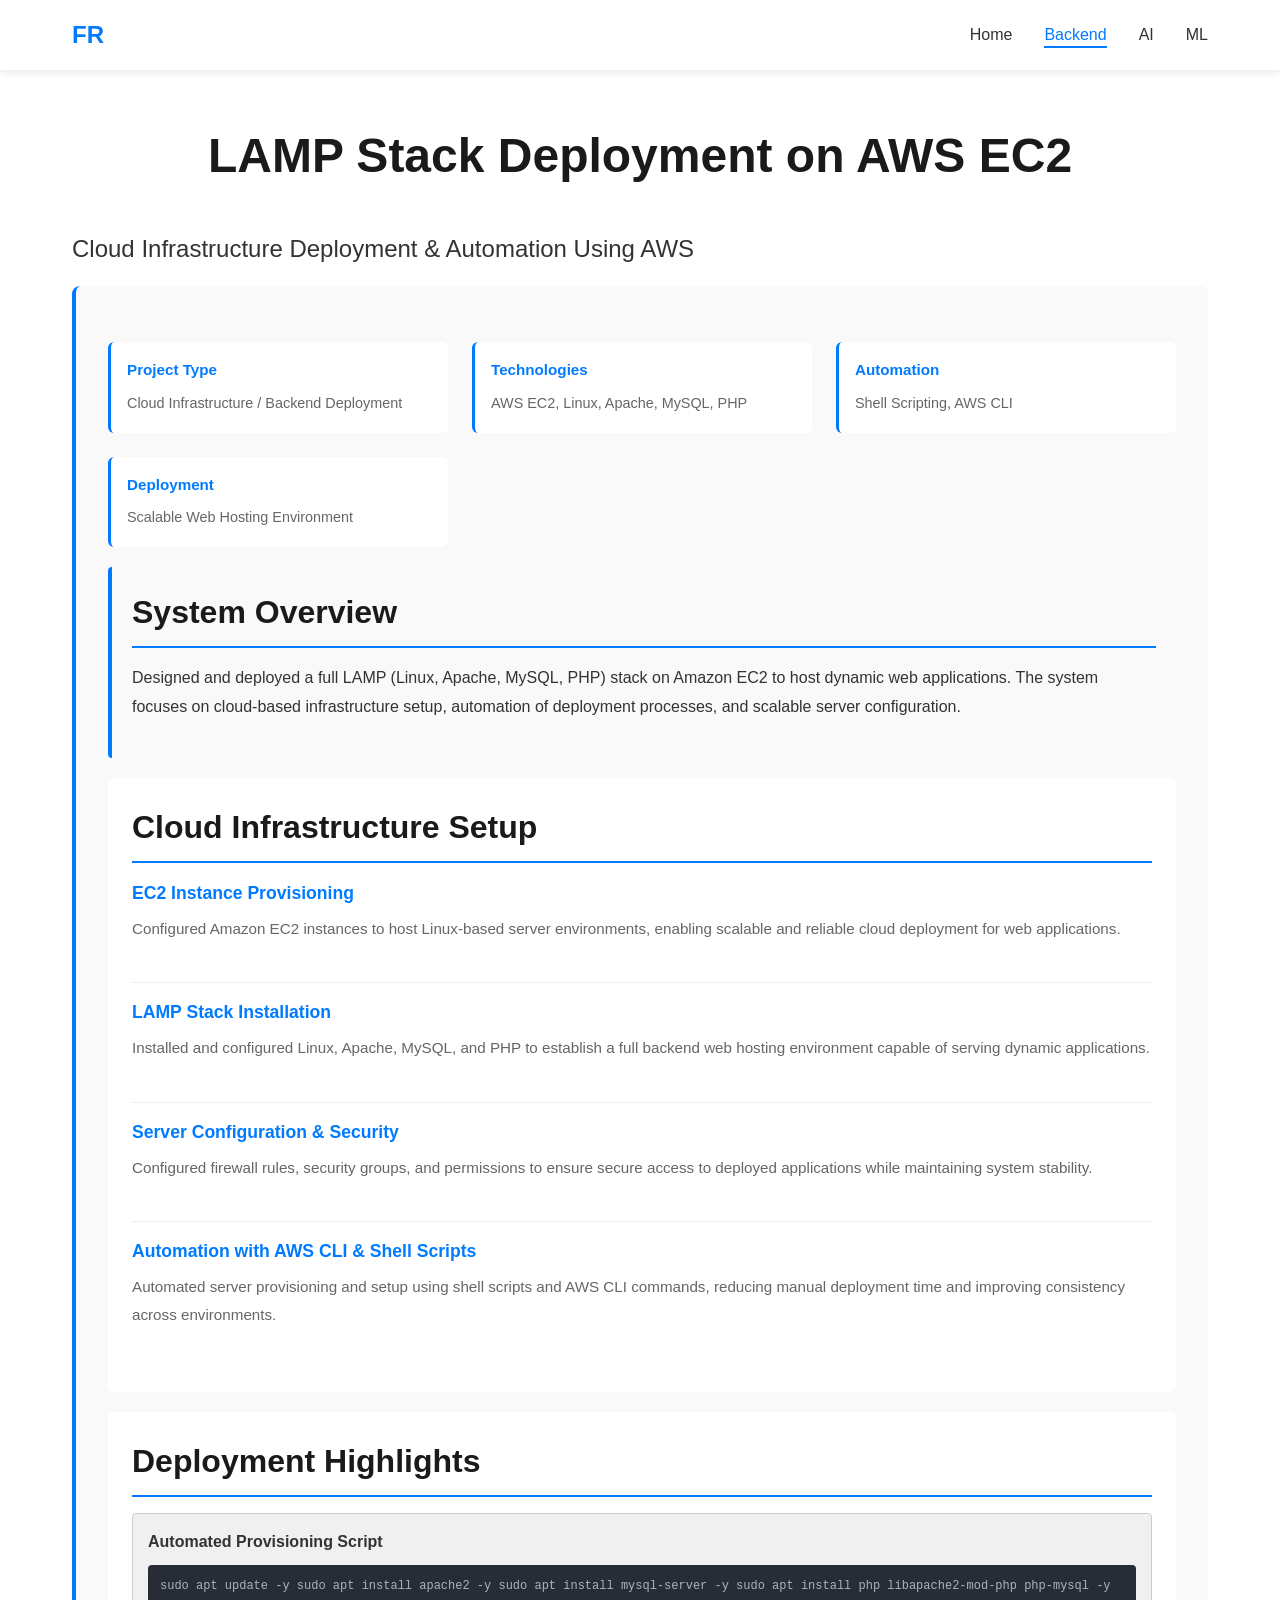
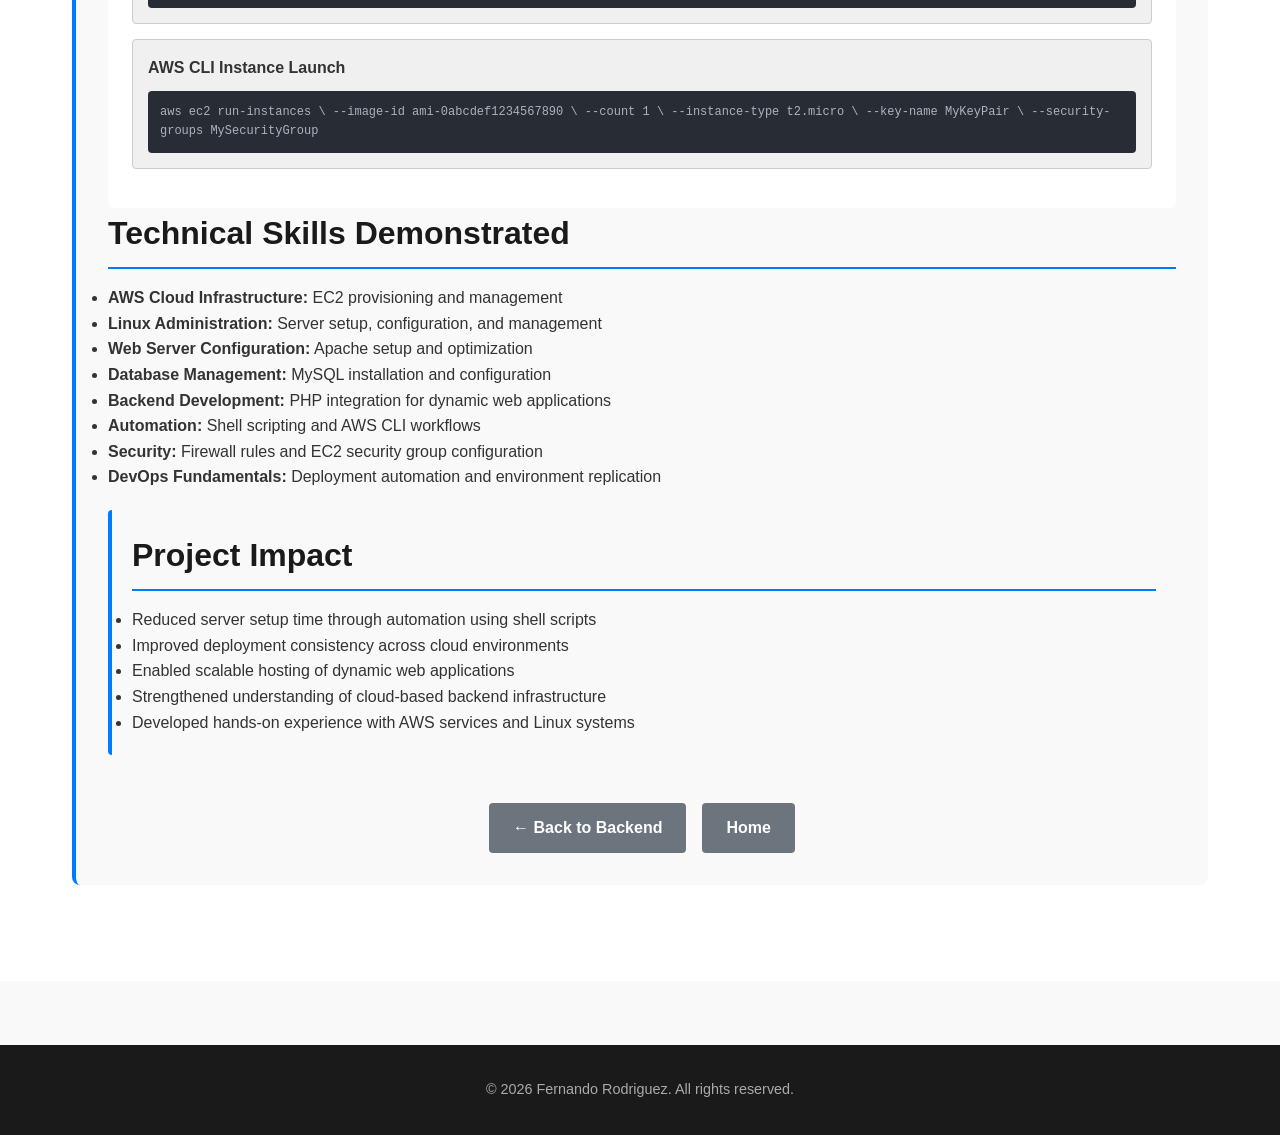
<file: projects/lamp-stack-aws.html>
<!DOCTYPE html>
<html lang="en">
<head>
    <meta charset="UTF-8">
    <meta name="viewport" content="width=device-width, initial-scale=1.0">
    <title>LAMP Stack AWS Deployment - Fernando Rodriguez</title>

    <link rel="stylesheet" href="../assets/css/styles.css">

    <style>
        .erd-section {
            background: #f9f9f9;
            border-left: 4px solid #007bff;
            padding: 20px;
            margin: 20px 0;
            border-radius: 4px;
        }

        .query-example {
            background: #f0f0f0;
            border: 1px solid #ccc;
            padding: 15px;
            margin: 15px 0;
            border-radius: 4px;
            overflow-x: auto;
        }

        .query-title {
            font-weight: bold;
            color: #333;
            margin-bottom: 10px;
        }

        .query-code {
            background: #282c34;
            color: #abb2bf;
            padding: 12px;
            border-radius: 4px;
            font-family: 'Courier New', monospace;
            font-size: 12px;
            overflow-x: auto;
        }

        .project-walkthrough {
            margin-top: 20px;
        }

        .walkthrough-step {
            margin: 15px 0;
        }
    </style>
</head>

<body>

    <!-- NAVBAR (MATCHES YOUR TEMPLATE) -->
    <nav class="navbar">
        <div class="nav-container">
            <a href="../index.html" class="logo">FR</a>
            <ul class="nav-menu">
                <li><a href="../index.html" class="nav-link">Home</a></li>
                <li><a href="../categories/backend.html" class="nav-link active">Backend</a></li>
                <li><a href="../categories/artificial-intelligence.html" class="nav-link">AI</a></li>
                <li><a href="../categories/machine-learning.html" class="nav-link">ML</a></li>
            </ul>
        </div>
    </nav>

    <main class="category-page">
        <div class="container">

            <h1>LAMP Stack Deployment on AWS EC2</h1>
            <p class="subtitle">Cloud Infrastructure Deployment & Automation Using AWS</p>

            <section class="project-item">
                <div class="details-grid">
                    <div class="detail-item">
                        <h4>Project Type</h4>
                        <p>Cloud Infrastructure / Backend Deployment</p>
                    </div>
                    <div class="detail-item">
                        <h4>Technologies</h4>
                        <p>AWS EC2, Linux, Apache, MySQL, PHP</p>
                    </div>
                    <div class="detail-item">
                        <h4>Automation</h4>
                        <p>Shell Scripting, AWS CLI</p>
                    </div>
                    <div class="detail-item">
                        <h4>Deployment</h4>
                        <p>Scalable Web Hosting Environment</p>
                    </div>
                </div>

                <section class="erd-section">
                    <h2>System Overview</h2>
                    <p>
                        Designed and deployed a full LAMP (Linux, Apache, MySQL, PHP) stack on Amazon EC2
                        to host dynamic web applications. The system focuses on cloud-based infrastructure setup,
                        automation of deployment processes, and scalable server configuration.
                    </p>
                </section>

                <section class="project-walkthrough">

                    <h2>Cloud Infrastructure Setup</h2>

                    <div class="walkthrough-step">
                        <h4>EC2 Instance Provisioning</h4>
                        <p>
                            Configured Amazon EC2 instances to host Linux-based server environments,
                            enabling scalable and reliable cloud deployment for web applications.
                        </p>
                    </div>

                    <div class="walkthrough-step">
                        <h4>LAMP Stack Installation</h4>
                        <p>
                            Installed and configured Linux, Apache, MySQL, and PHP to establish a full
                            backend web hosting environment capable of serving dynamic applications.
                        </p>
                    </div>

                    <div class="walkthrough-step">
                        <h4>Server Configuration & Security</h4>
                        <p>
                            Configured firewall rules, security groups, and permissions to ensure secure
                            access to deployed applications while maintaining system stability.
                        </p>
                    </div>

                    <div class="walkthrough-step">
                        <h4>Automation with AWS CLI & Shell Scripts</h4>
                        <p>
                            Automated server provisioning and setup using shell scripts and AWS CLI commands,
                            reducing manual deployment time and improving consistency across environments.
                        </p>
                    </div>

                </section>

                <section class="project-walkthrough">

                    <h2>Deployment Highlights</h2>

                    <div class="query-example">
                        <div class="query-title">Automated Provisioning Script</div>
                        <div class="query-code">
sudo apt update -y
sudo apt install apache2 -y
sudo apt install mysql-server -y
sudo apt install php libapache2-mod-php php-mysql -y
                        </div>
                    </div>

                    <div class="query-example">
                        <div class="query-title">AWS CLI Instance Launch</div>
                        <div class="query-code">
aws ec2 run-instances \
--image-id ami-0abcdef1234567890 \
--count 1 \
--instance-type t2.micro \
--key-name MyKeyPair \
--security-groups MySecurityGroup
                        </div>
                    </div>

                </section>

                <section class="skills-section">

                    <h2>Technical Skills Demonstrated</h2>

                    <ul>
                        <li><strong>AWS Cloud Infrastructure:</strong> EC2 provisioning and management</li>
                        <li><strong>Linux Administration:</strong> Server setup, configuration, and management</li>
                        <li><strong>Web Server Configuration:</strong> Apache setup and optimization</li>
                        <li><strong>Database Management:</strong> MySQL installation and configuration</li>
                        <li><strong>Backend Development:</strong> PHP integration for dynamic web applications</li>
                        <li><strong>Automation:</strong> Shell scripting and AWS CLI workflows</li>
                        <li><strong>Security:</strong> Firewall rules and EC2 security group configuration</li>
                        <li><strong>DevOps Fundamentals:</strong> Deployment automation and environment replication</li>
                    </ul>

                </section>

                <section class="erd-section">

                    <h2>Project Impact</h2>

                    <ul>
                        <li>Reduced server setup time through automation using shell scripts</li>
                        <li>Improved deployment consistency across cloud environments</li>
                        <li>Enabled scalable hosting of dynamic web applications</li>
                        <li>Strengthened understanding of cloud-based backend infrastructure</li>
                        <li>Developed hands-on experience with AWS services and Linux systems</li>
                    </ul>

                </section>

                <div class="navigation-links">
                    <a href="../categories/backend.html" class="btn btn-secondary">← Back to Backend</a>
                    <a href="../index.html" class="btn btn-secondary">Home</a>
                </div>

            </section>
        </div>
    </main>

    <footer class="footer">
        <p>&copy; 2026 Fernando Rodriguez. All rights reserved.</p>
    </footer>

</body>
</html>
</file>
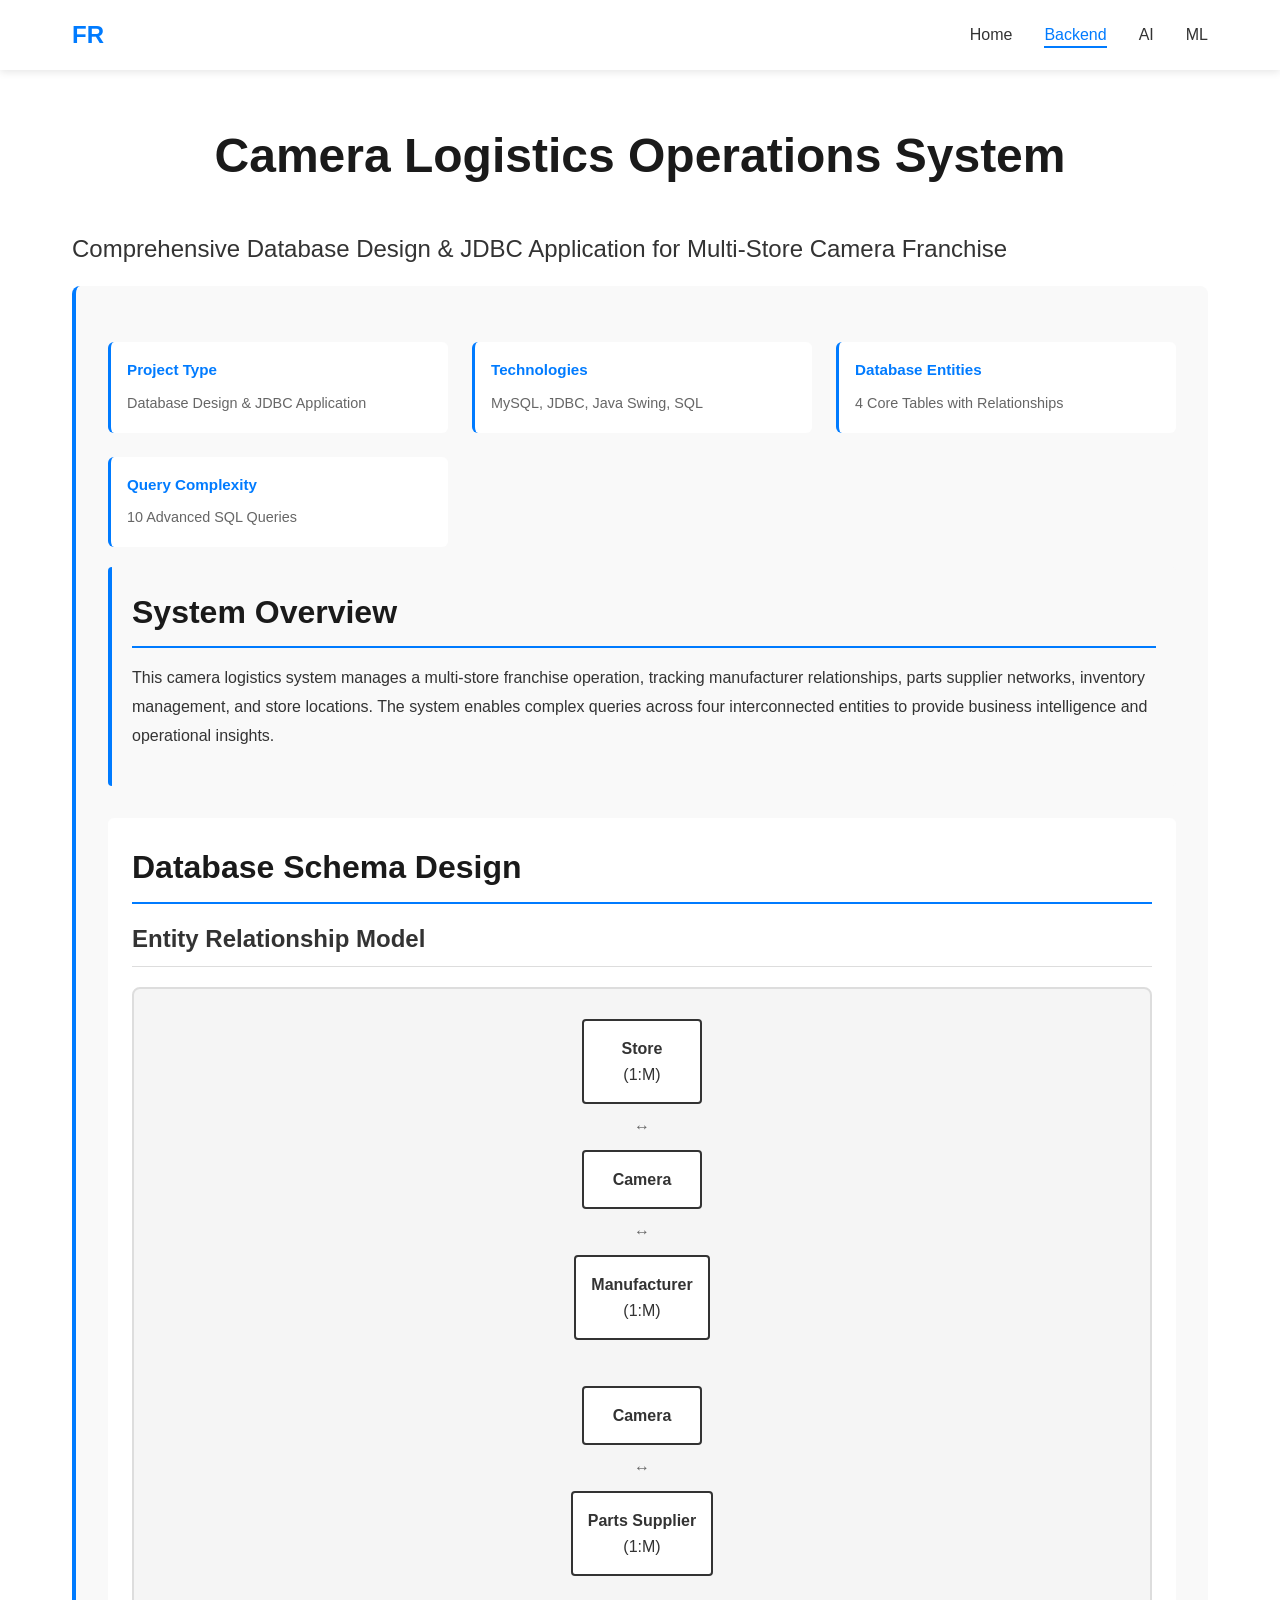
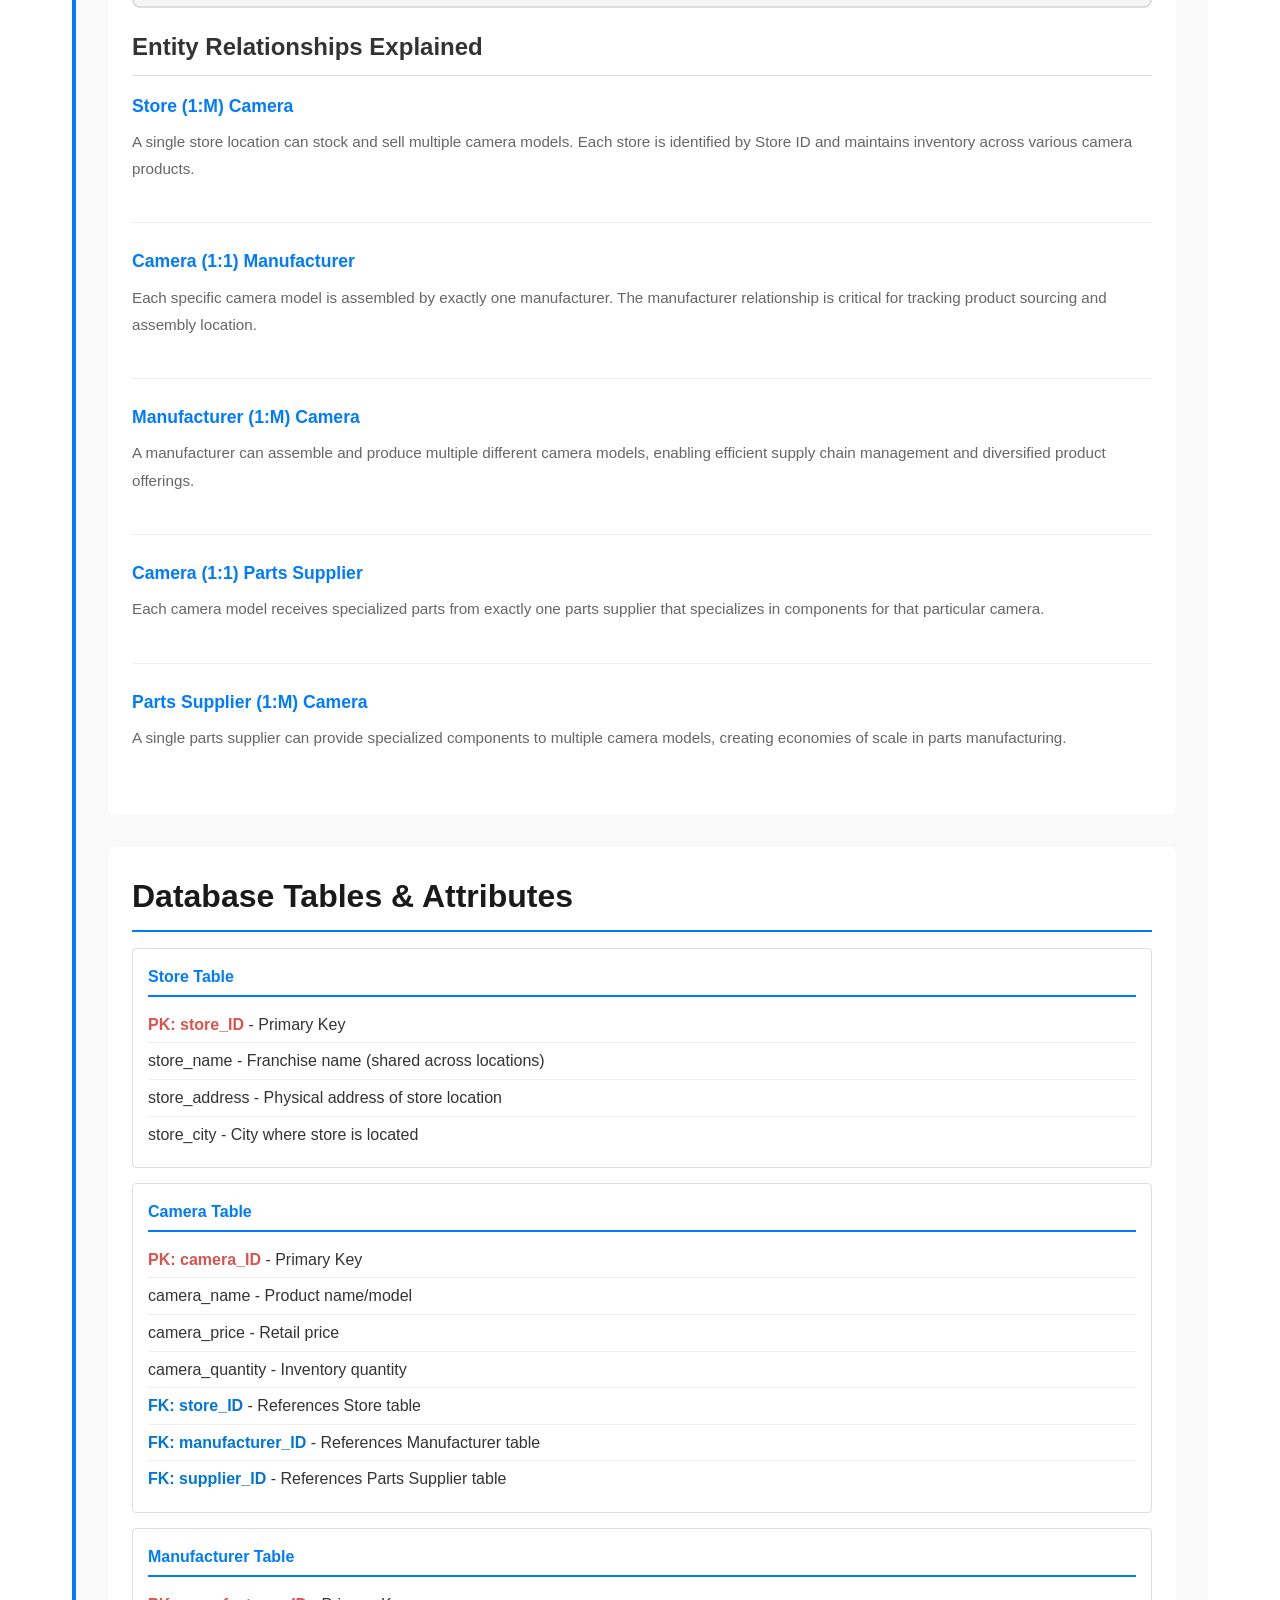
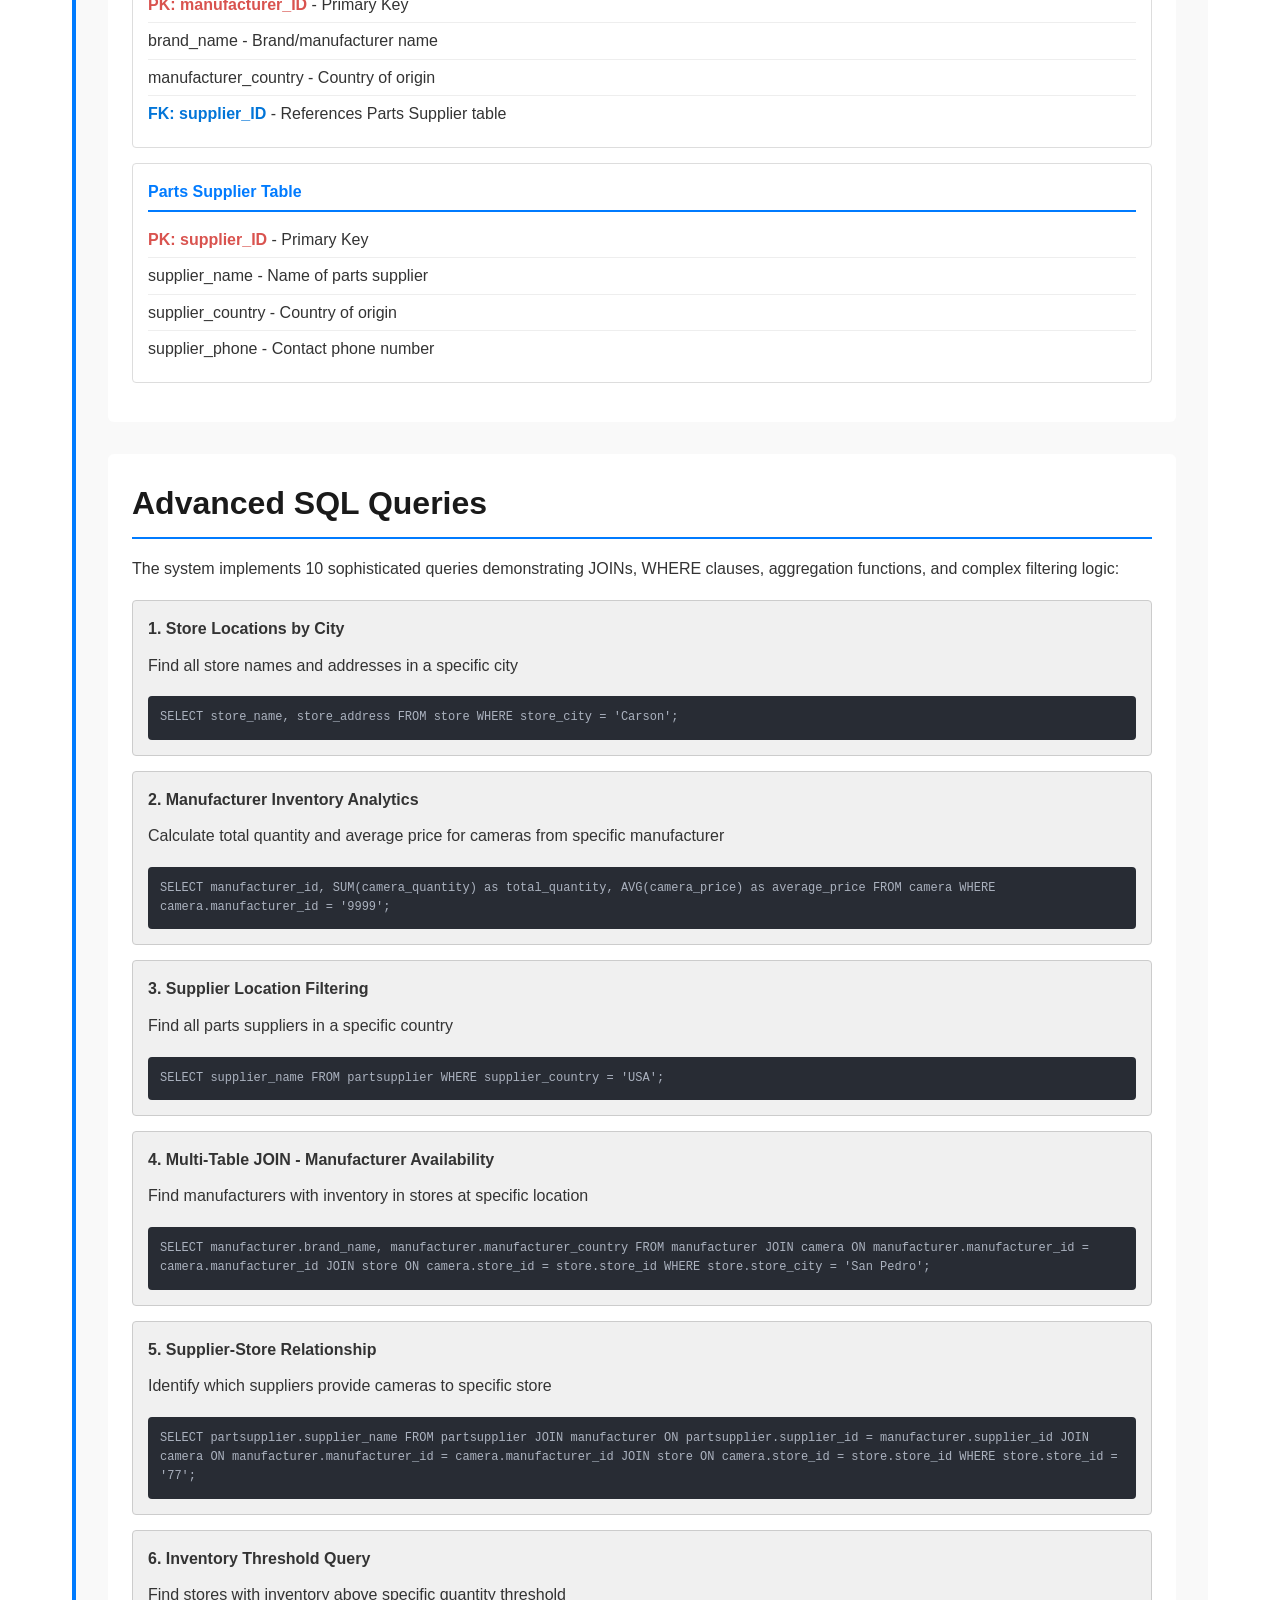
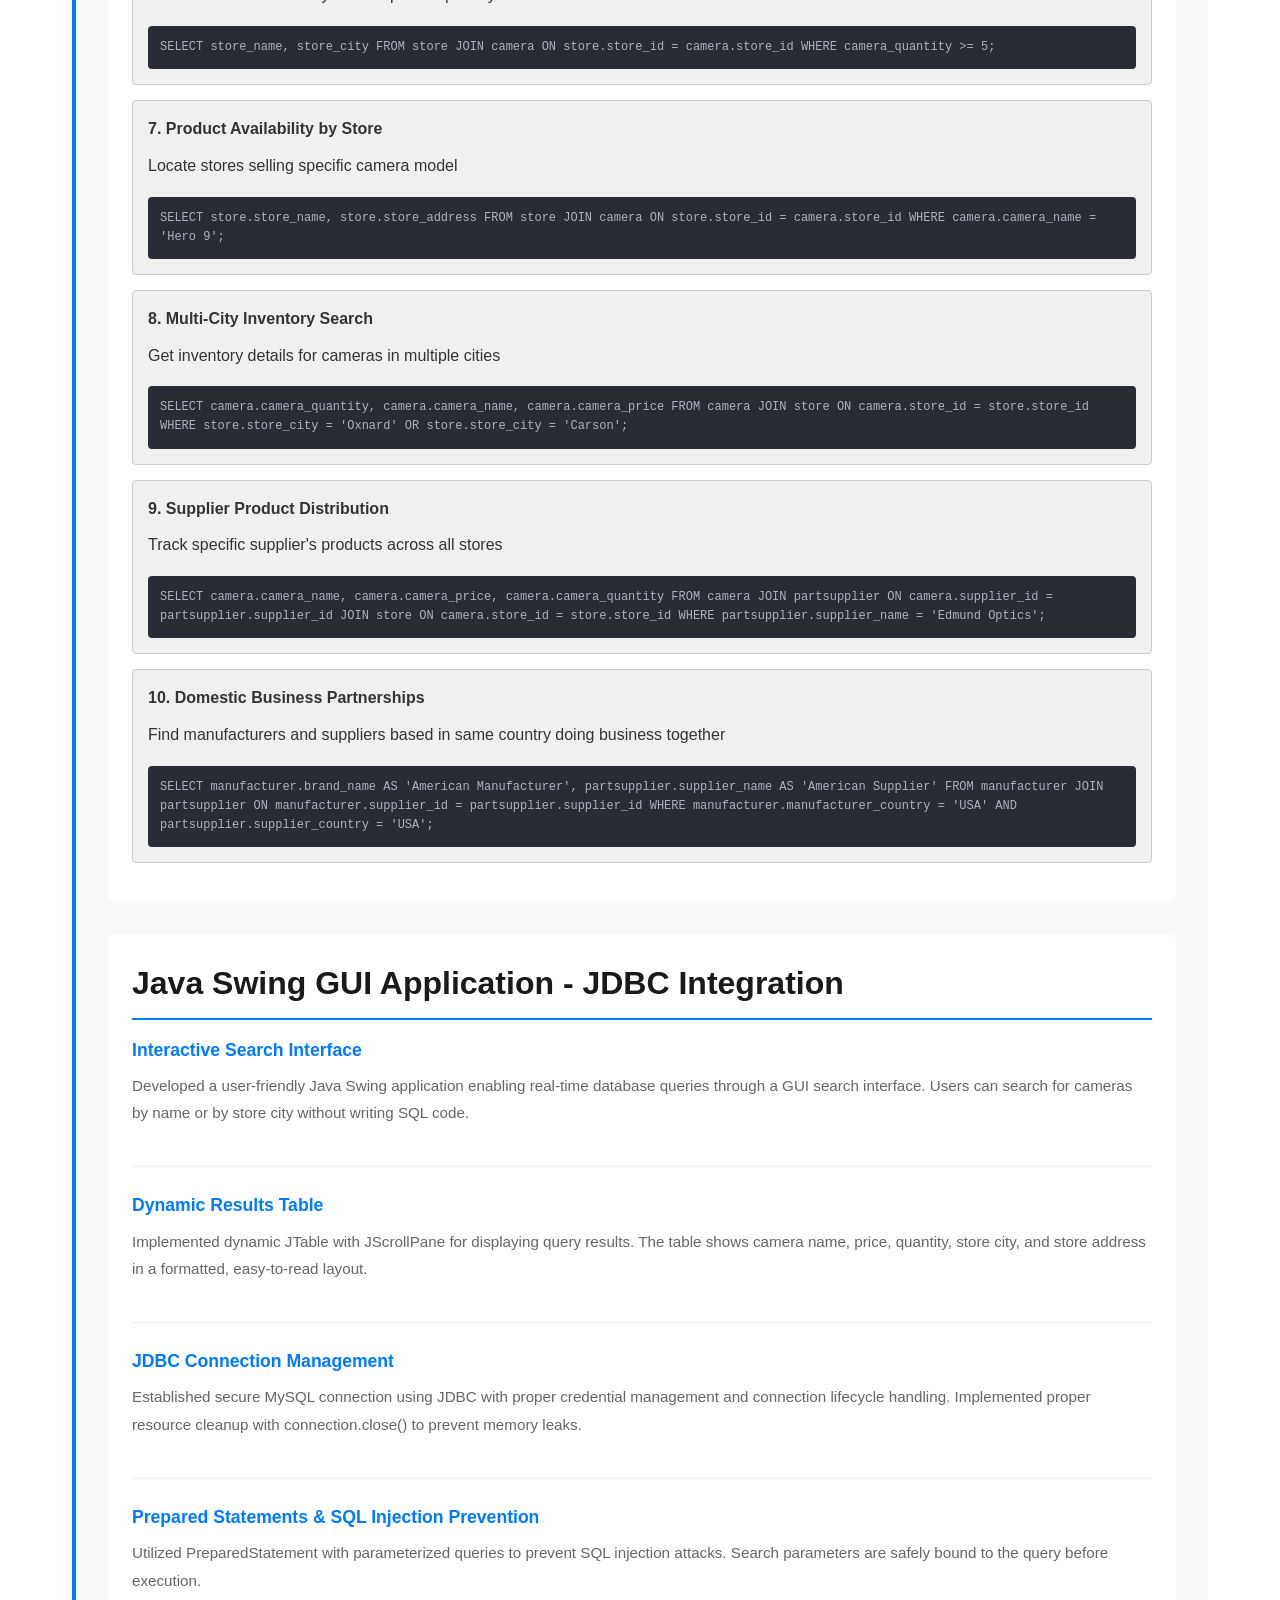
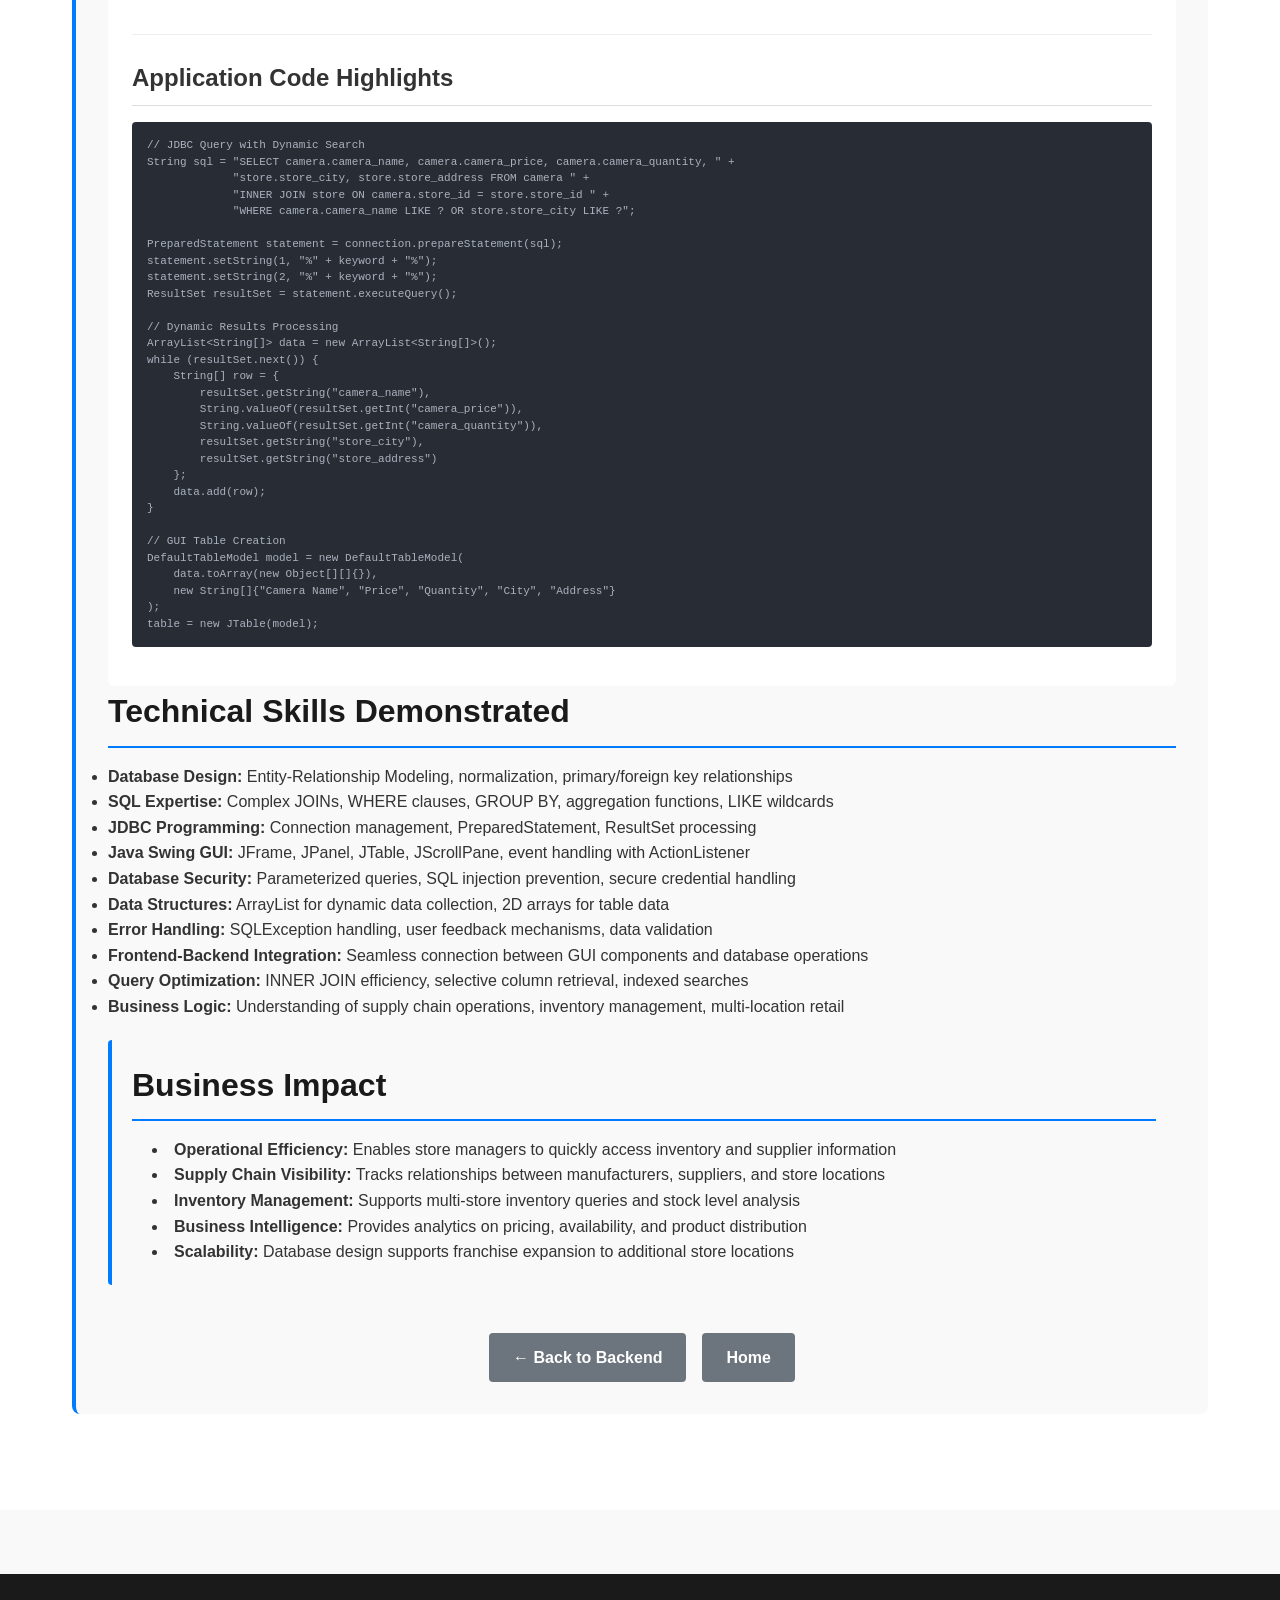
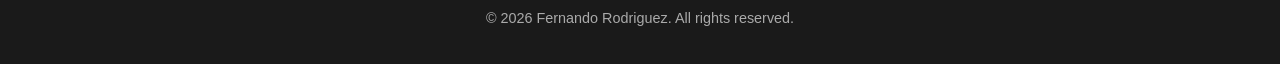
<file: projects/logistics-operations.html>
<!DOCTYPE html>
<html lang="en">
<head>
    <meta charset="UTF-8">
    <meta name="viewport" content="width=device-width, initial-scale=1.0">
    <title>Camera Logistics Operations System - Fernando Rodriguez</title>
    <link rel="stylesheet" href="../assets/css/styles.css">
    <style>
        .entity-diagram {
            background: #f5f5f5;
            border: 2px solid #ddd;
            border-radius: 8px;
            padding: 20px;
            margin: 20px 0;
            text-align: center;
        }
        .entity-box {
            display: inline-block;
            border: 2px solid #333;
            padding: 15px;
            margin: 10px;
            background: white;
            border-radius: 4px;
            min-width: 120px;
        }
        .relationship-line {
            color: #666;
            font-weight: bold;
            margin: 0 10px;
        }
        .erd-section {
            background: #f9f9f9;
            border-left: 4px solid #007bff;
            padding: 20px;
            margin: 20px 0;
            border-radius: 4px;
        }
        .query-example {
            background: #f0f0f0;
            border: 1px solid #ccc;
            padding: 15px;
            margin: 15px 0;
            border-radius: 4px;
            overflow-x: auto;
        }
        .query-title {
            font-weight: bold;
            color: #333;
            margin-bottom: 10px;
        }
        .query-code {
            background: #282c34;
            color: #abb2bf;
            padding: 12px;
            border-radius: 4px;
            font-family: 'Courier New', monospace;
            font-size: 12px;
            overflow-x: auto;
        }
        .jdbc-code {
            background: #282c34;
            color: #abb2bf;
            padding: 15px;
            border-radius: 4px;
            font-family: 'Courier New', monospace;
            font-size: 11px;
            overflow-x: auto;
            margin: 15px 0;
            line-height: 1.5;
        }
        .table-info {
            background: white;
            border: 1px solid #ddd;
            padding: 15px;
            margin: 15px 0;
            border-radius: 4px;
        }
        .table-title {
            font-weight: bold;
            color: #007bff;
            margin-bottom: 10px;
            border-bottom: 2px solid #007bff;
            padding-bottom: 5px;
        }
        .attribute-list {
            list-style: none;
            padding-left: 0;
        }
        .attribute-list li {
            padding: 5px 0;
            border-bottom: 1px solid #eee;
        }
        .attribute-list li:last-child {
            border-bottom: none;
        }
        .pk {
            color: #d9534f;
            font-weight: bold;
        }
        .fk {
            color: #0275d8;
            font-weight: bold;
        }
        .entity-relationship {
            display: flex;
            align-items: center;
            justify-content: space-around;
            flex-wrap: wrap;
            margin: 20px 0;
        }
    </style>
</head>
<body>
    <nav class="navbar">
        <div class="nav-container">
            <a href="../index.html" class="logo">FR</a>
            <ul class="nav-menu">
                <li><a href="../index.html" class="nav-link">Home</a></li>
                <li><a href="../categories/backend.html" class="nav-link active">Backend</a></li>
                <li><a href="../categories/artificial-intelligence.html" class="nav-link">AI</a></li>
                <li><a href="../categories/machine-learning.html" class="nav-link">ML</a></li>
            </ul>
        </div>
    </nav>

    <main class="category-page">
        <div class="container">
            <h1>Camera Logistics Operations System</h1>
            <p class="subtitle">Comprehensive Database Design & JDBC Application for Multi-Store Camera Franchise</p>

            <section class="project-item">
                <div class="details-grid">
                    <div class="detail-item">
                        <h4>Project Type</h4>
                        <p>Database Design & JDBC Application</p>
                    </div>
                    <div class="detail-item">
                        <h4>Technologies</h4>
                        <p>MySQL, JDBC, Java Swing, SQL</p>
                    </div>
                    <div class="detail-item">
                        <h4>Database Entities</h4>
                        <p>4 Core Tables with Relationships</p>
                    </div>
                    <div class="detail-item">
                        <h4>Query Complexity</h4>
                        <p>10 Advanced SQL Queries</p>
                    </div>
                </div>

                <section class="erd-section">
                    <h2>System Overview</h2>
                    <p>This camera logistics system manages a multi-store franchise operation, tracking manufacturer relationships, parts supplier networks, inventory management, and store locations. The system enables complex queries across four interconnected entities to provide business intelligence and operational insights.</p>
                </section>

                <section class="project-walkthrough">
                    <h2>Database Schema Design</h2>
                    
                    <h3>Entity Relationship Model</h3>
                    <div class="entity-diagram">
                        <div class="entity-box"><strong>Store</strong><br>(1:M)</div>
                        <div class="relationship-line">↔</div>
                        <div class="entity-box"><strong>Camera</strong></div>
                        <div class="relationship-line">↔</div>
                        <div class="entity-box"><strong>Manufacturer</strong><br>(1:M)</div>
                        <br><br>
                        <div class="entity-box"><strong>Camera</strong></div>
                        <div class="relationship-line">↔</div>
                        <div class="entity-box"><strong>Parts Supplier</strong><br>(1:M)</div>
                    </div>

                    <h3>Entity Relationships Explained</h3>
                    <div class="walkthrough-step">
                        <h4>Store (1:M) Camera</h4>
                        <p>A single store location can stock and sell multiple camera models. Each store is identified by Store ID and maintains inventory across various camera products.</p>
                    </div>

                    <div class="walkthrough-step">
                        <h4>Camera (1:1) Manufacturer</h4>
                        <p>Each specific camera model is assembled by exactly one manufacturer. The manufacturer relationship is critical for tracking product sourcing and assembly location.</p>
                    </div>

                    <div class="walkthrough-step">
                        <h4>Manufacturer (1:M) Camera</h4>
                        <p>A manufacturer can assemble and produce multiple different camera models, enabling efficient supply chain management and diversified product offerings.</p>
                    </div>

                    <div class="walkthrough-step">
                        <h4>Camera (1:1) Parts Supplier</h4>
                        <p>Each camera model receives specialized parts from exactly one parts supplier that specializes in components for that particular camera.</p>
                    </div>

                    <div class="walkthrough-step">
                        <h4>Parts Supplier (1:M) Camera</h4>
                        <p>A single parts supplier can provide specialized components to multiple camera models, creating economies of scale in parts manufacturing.</p>
                    </div>
                </section>

                <section class="project-walkthrough">
                    <h2>Database Tables & Attributes</h2>

                    <div class="table-info">
                        <div class="table-title">Store Table</div>
                        <ul class="attribute-list">
                            <li><span class="pk">PK: store_ID</span> - Primary Key</li>
                            <li>store_name - Franchise name (shared across locations)</li>
                            <li>store_address - Physical address of store location</li>
                            <li>store_city - City where store is located</li>
                        </ul>
                    </div>

                    <div class="table-info">
                        <div class="table-title">Camera Table</div>
                        <ul class="attribute-list">
                            <li><span class="pk">PK: camera_ID</span> - Primary Key</li>
                            <li>camera_name - Product name/model</li>
                            <li>camera_price - Retail price</li>
                            <li>camera_quantity - Inventory quantity</li>
                            <li><span class="fk">FK: store_ID</span> - References Store table</li>
                            <li><span class="fk">FK: manufacturer_ID</span> - References Manufacturer table</li>
                            <li><span class="fk">FK: supplier_ID</span> - References Parts Supplier table</li>
                        </ul>
                    </div>

                    <div class="table-info">
                        <div class="table-title">Manufacturer Table</div>
                        <ul class="attribute-list">
                            <li><span class="pk">PK: manufacturer_ID</span> - Primary Key</li>
                            <li>brand_name - Brand/manufacturer name</li>
                            <li>manufacturer_country - Country of origin</li>
                            <li><span class="fk">FK: supplier_ID</span> - References Parts Supplier table</li>
                        </ul>
                    </div>

                    <div class="table-info">
                        <div class="table-title">Parts Supplier Table</div>
                        <ul class="attribute-list">
                            <li><span class="pk">PK: supplier_ID</span> - Primary Key</li>
                            <li>supplier_name - Name of parts supplier</li>
                            <li>supplier_country - Country of origin</li>
                            <li>supplier_phone - Contact phone number</li>
                        </ul>
                    </div>
                </section>

                <section class="project-walkthrough">
                    <h2>Advanced SQL Queries</h2>
                    <p>The system implements 10 sophisticated queries demonstrating JOINs, WHERE clauses, aggregation functions, and complex filtering logic:</p>

                    <div class="query-example">
                        <div class="query-title">1. Store Locations by City</div>
                        <p>Find all store names and addresses in a specific city</p>
                        <div class="query-code">SELECT store_name, store_address 
FROM store 
WHERE store_city = 'Carson';</div>
                    </div>

                    <div class="query-example">
                        <div class="query-title">2. Manufacturer Inventory Analytics</div>
                        <p>Calculate total quantity and average price for cameras from specific manufacturer</p>
                        <div class="query-code">SELECT manufacturer_id, SUM(camera_quantity) as total_quantity, 
       AVG(camera_price) as average_price 
FROM camera
WHERE camera.manufacturer_id = '9999';</div>
                    </div>

                    <div class="query-example">
                        <div class="query-title">3. Supplier Location Filtering</div>
                        <p>Find all parts suppliers in a specific country</p>
                        <div class="query-code">SELECT supplier_name 
FROM partsupplier 
WHERE supplier_country = 'USA';</div>
                    </div>

                    <div class="query-example">
                        <div class="query-title">4. Multi-Table JOIN - Manufacturer Availability</div>
                        <p>Find manufacturers with inventory in stores at specific location</p>
                        <div class="query-code">SELECT manufacturer.brand_name, manufacturer.manufacturer_country 
FROM manufacturer 
JOIN camera ON manufacturer.manufacturer_id = camera.manufacturer_id 
JOIN store ON camera.store_id = store.store_id 
WHERE store.store_city = 'San Pedro';</div>
                    </div>

                    <div class="query-example">
                        <div class="query-title">5. Supplier-Store Relationship</div>
                        <p>Identify which suppliers provide cameras to specific store</p>
                        <div class="query-code">SELECT partsupplier.supplier_name 
FROM partsupplier 
JOIN manufacturer ON partsupplier.supplier_id = manufacturer.supplier_id 
JOIN camera ON manufacturer.manufacturer_id = camera.manufacturer_id 
JOIN store ON camera.store_id = store.store_id 
WHERE store.store_id = '77';</div>
                    </div>

                    <div class="query-example">
                        <div class="query-title">6. Inventory Threshold Query</div>
                        <p>Find stores with inventory above specific quantity threshold</p>
                        <div class="query-code">SELECT store_name, store_city
FROM store 
JOIN camera ON store.store_id = camera.store_id 
WHERE camera_quantity >= 5;</div>
                    </div>

                    <div class="query-example">
                        <div class="query-title">7. Product Availability by Store</div>
                        <p>Locate stores selling specific camera model</p>
                        <div class="query-code">SELECT store.store_name, store.store_address 
FROM store
JOIN camera ON store.store_id = camera.store_id 
WHERE camera.camera_name = 'Hero 9';</div>
                    </div>

                    <div class="query-example">
                        <div class="query-title">8. Multi-City Inventory Search</div>
                        <p>Get inventory details for cameras in multiple cities</p>
                        <div class="query-code">SELECT camera.camera_quantity, camera.camera_name, camera.camera_price
FROM camera
JOIN store ON camera.store_id = store.store_id
WHERE store.store_city = 'Oxnard' OR store.store_city = 'Carson';</div>
                    </div>

                    <div class="query-example">
                        <div class="query-title">9. Supplier Product Distribution</div>
                        <p>Track specific supplier's products across all stores</p>
                        <div class="query-code">SELECT camera.camera_name, camera.camera_price, camera.camera_quantity
FROM camera
JOIN partsupplier ON camera.supplier_id = partsupplier.supplier_id
JOIN store ON camera.store_id = store.store_id
WHERE partsupplier.supplier_name = 'Edmund Optics';</div>
                    </div>

                    <div class="query-example">
                        <div class="query-title">10. Domestic Business Partnerships</div>
                        <p>Find manufacturers and suppliers based in same country doing business together</p>
                        <div class="query-code">SELECT manufacturer.brand_name AS 'American Manufacturer', 
       partsupplier.supplier_name AS 'American Supplier'
FROM manufacturer
JOIN partsupplier ON manufacturer.supplier_id = partsupplier.supplier_id
WHERE manufacturer.manufacturer_country = 'USA' 
  AND partsupplier.supplier_country = 'USA';</div>
                    </div>
                </section>

                <section class="project-walkthrough">
                    <h2>Java Swing GUI Application - JDBC Integration</h2>
                    
                    <div class="walkthrough-step">
                        <h4>Interactive Search Interface</h4>
                        <p>Developed a user-friendly Java Swing application enabling real-time database queries through a GUI search interface. Users can search for cameras by name or by store city without writing SQL code.</p>
                    </div>

                    <div class="walkthrough-step">
                        <h4>Dynamic Results Table</h4>
                        <p>Implemented dynamic JTable with JScrollPane for displaying query results. The table shows camera name, price, quantity, store city, and store address in a formatted, easy-to-read layout.</p>
                    </div>

                    <div class="walkthrough-step">
                        <h4>JDBC Connection Management</h4>
                        <p>Established secure MySQL connection using JDBC with proper credential management and connection lifecycle handling. Implemented proper resource cleanup with connection.close() to prevent memory leaks.</p>
                    </div>

                    <div class="walkthrough-step">
                        <h4>Prepared Statements & SQL Injection Prevention</h4>
                        <p>Utilized PreparedStatement with parameterized queries to prevent SQL injection attacks. Search parameters are safely bound to the query before execution.</p>
                    </div>

                    <h3>Application Code Highlights</h3>
                    <div class="jdbc-code">
<pre>// JDBC Query with Dynamic Search
String sql = "SELECT camera.camera_name, camera.camera_price, camera.camera_quantity, " +
             "store.store_city, store.store_address FROM camera " +
             "INNER JOIN store ON camera.store_id = store.store_id " +
             "WHERE camera.camera_name LIKE ? OR store.store_city LIKE ?";

PreparedStatement statement = connection.prepareStatement(sql);
statement.setString(1, "%" + keyword + "%");
statement.setString(2, "%" + keyword + "%");
ResultSet resultSet = statement.executeQuery();

// Dynamic Results Processing
ArrayList&lt;String[]&gt; data = new ArrayList&lt;String[]&gt;();
while (resultSet.next()) {
    String[] row = {
        resultSet.getString("camera_name"),
        String.valueOf(resultSet.getInt("camera_price")),
        String.valueOf(resultSet.getInt("camera_quantity")),
        resultSet.getString("store_city"),
        resultSet.getString("store_address")
    };
    data.add(row);
}

// GUI Table Creation
DefaultTableModel model = new DefaultTableModel(
    data.toArray(new Object[][]{}), 
    new String[]{"Camera Name", "Price", "Quantity", "City", "Address"}
);
table = new JTable(model);</pre>
                    </div>
                </section>

                <section class="skills-section">
                    <h2>Technical Skills Demonstrated</h2>
                    <ul>
                        <li><strong>Database Design:</strong> Entity-Relationship Modeling, normalization, primary/foreign key relationships</li>
                        <li><strong>SQL Expertise:</strong> Complex JOINs, WHERE clauses, GROUP BY, aggregation functions, LIKE wildcards</li>
                        <li><strong>JDBC Programming:</strong> Connection management, PreparedStatement, ResultSet processing</li>
                        <li><strong>Java Swing GUI:</strong> JFrame, JPanel, JTable, JScrollPane, event handling with ActionListener</li>
                        <li><strong>Database Security:</strong> Parameterized queries, SQL injection prevention, secure credential handling</li>
                        <li><strong>Data Structures:</strong> ArrayList for dynamic data collection, 2D arrays for table data</li>
                        <li><strong>Error Handling:</strong> SQLException handling, user feedback mechanisms, data validation</li>
                        <li><strong>Frontend-Backend Integration:</strong> Seamless connection between GUI components and database operations</li>
                        <li><strong>Query Optimization:</strong> INNER JOIN efficiency, selective column retrieval, indexed searches</li>
                        <li><strong>Business Logic:</strong> Understanding of supply chain operations, inventory management, multi-location retail</li>
                    </ul>
                </section>

                <section class="erd-section">
                    <h2>Business Impact</h2>
                    <ul style="list-style-position: inside; margin-left: 20px;">
                        <li><strong>Operational Efficiency:</strong> Enables store managers to quickly access inventory and supplier information</li>
                        <li><strong>Supply Chain Visibility:</strong> Tracks relationships between manufacturers, suppliers, and store locations</li>
                        <li><strong>Inventory Management:</strong> Supports multi-store inventory queries and stock level analysis</li>
                        <li><strong>Business Intelligence:</strong> Provides analytics on pricing, availability, and product distribution</li>
                        <li><strong>Scalability:</strong> Database design supports franchise expansion to additional store locations</li>
                    </ul>
                </section>

                <div class="navigation-links">
                    <a href="../categories/backend.html" class="btn btn-secondary">← Back to Backend</a>
                    <a href="../index.html" class="btn btn-secondary">Home</a>
                </div>
            </section>
        </div>
    </main>

    <footer class="footer">
        <p>&copy; 2026 Fernando Rodriguez. All rights reserved.</p>
    </footer>
</body>
</html>
</file>
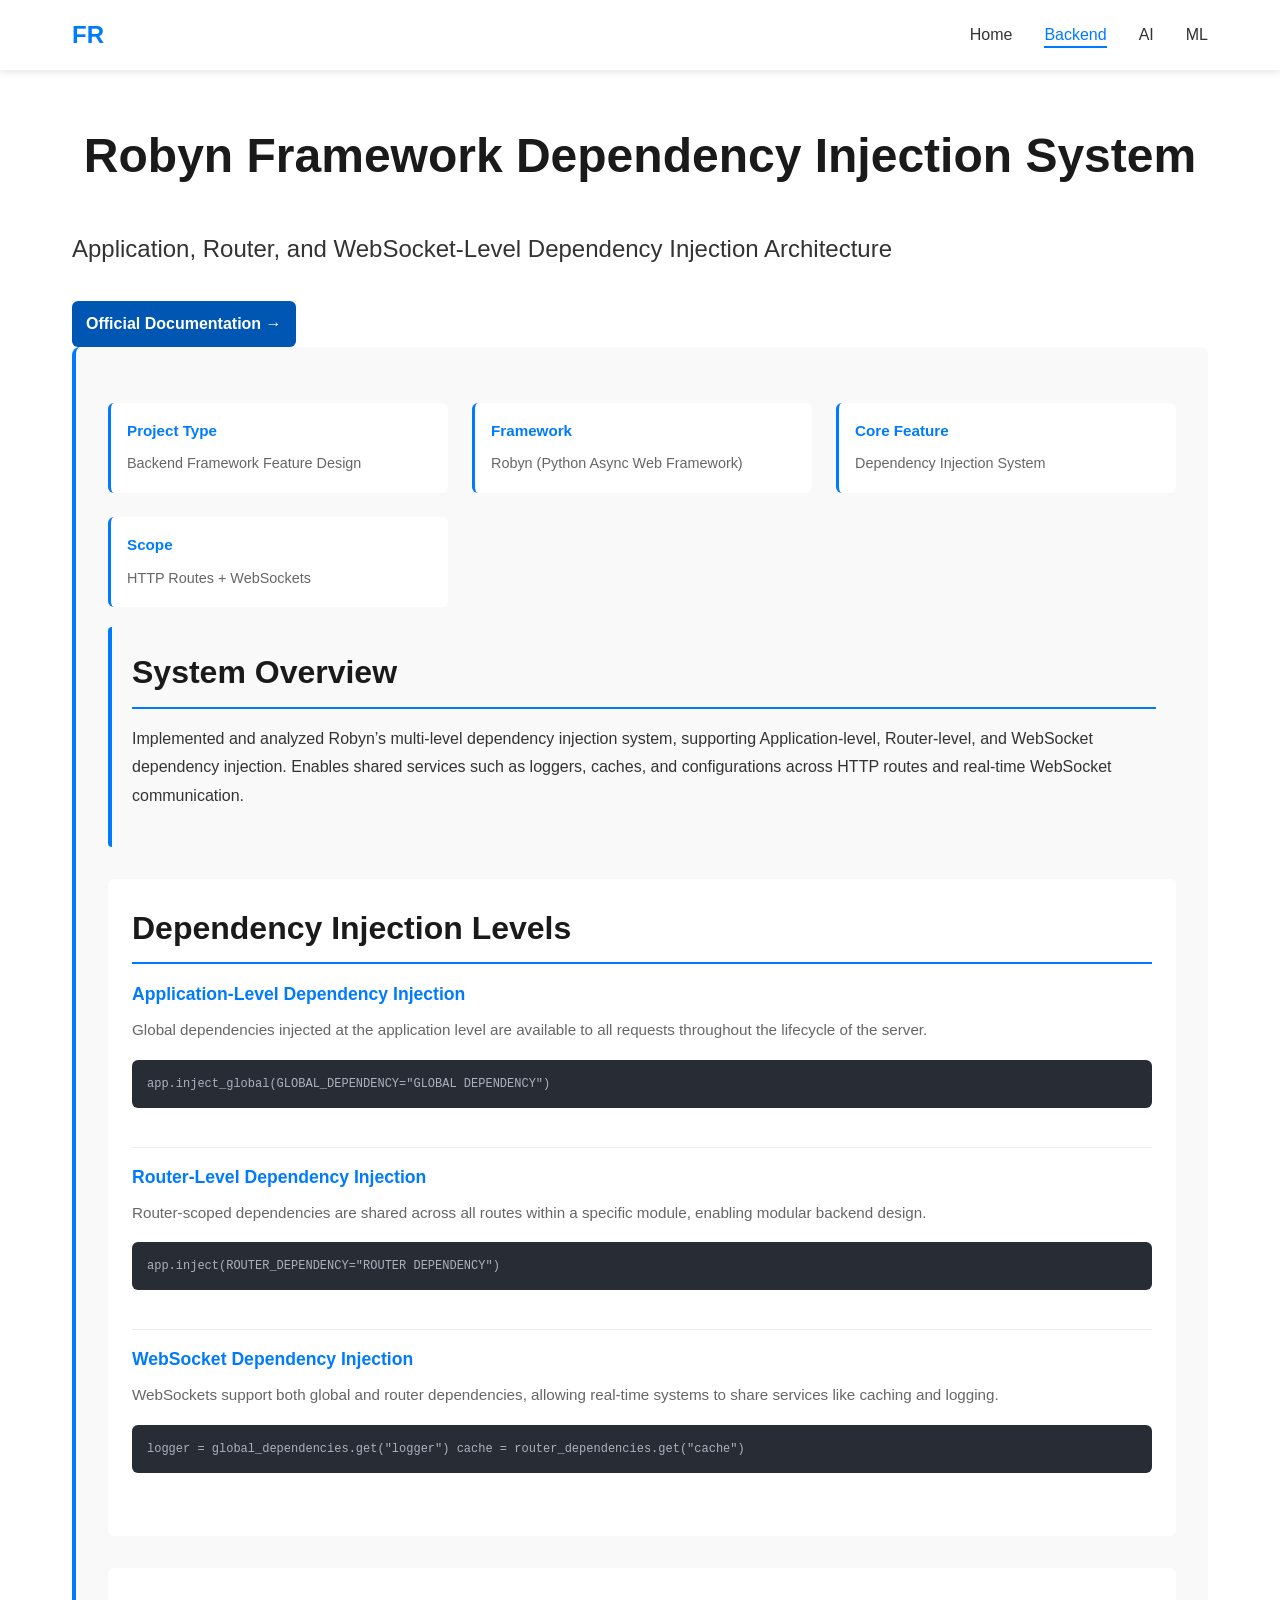
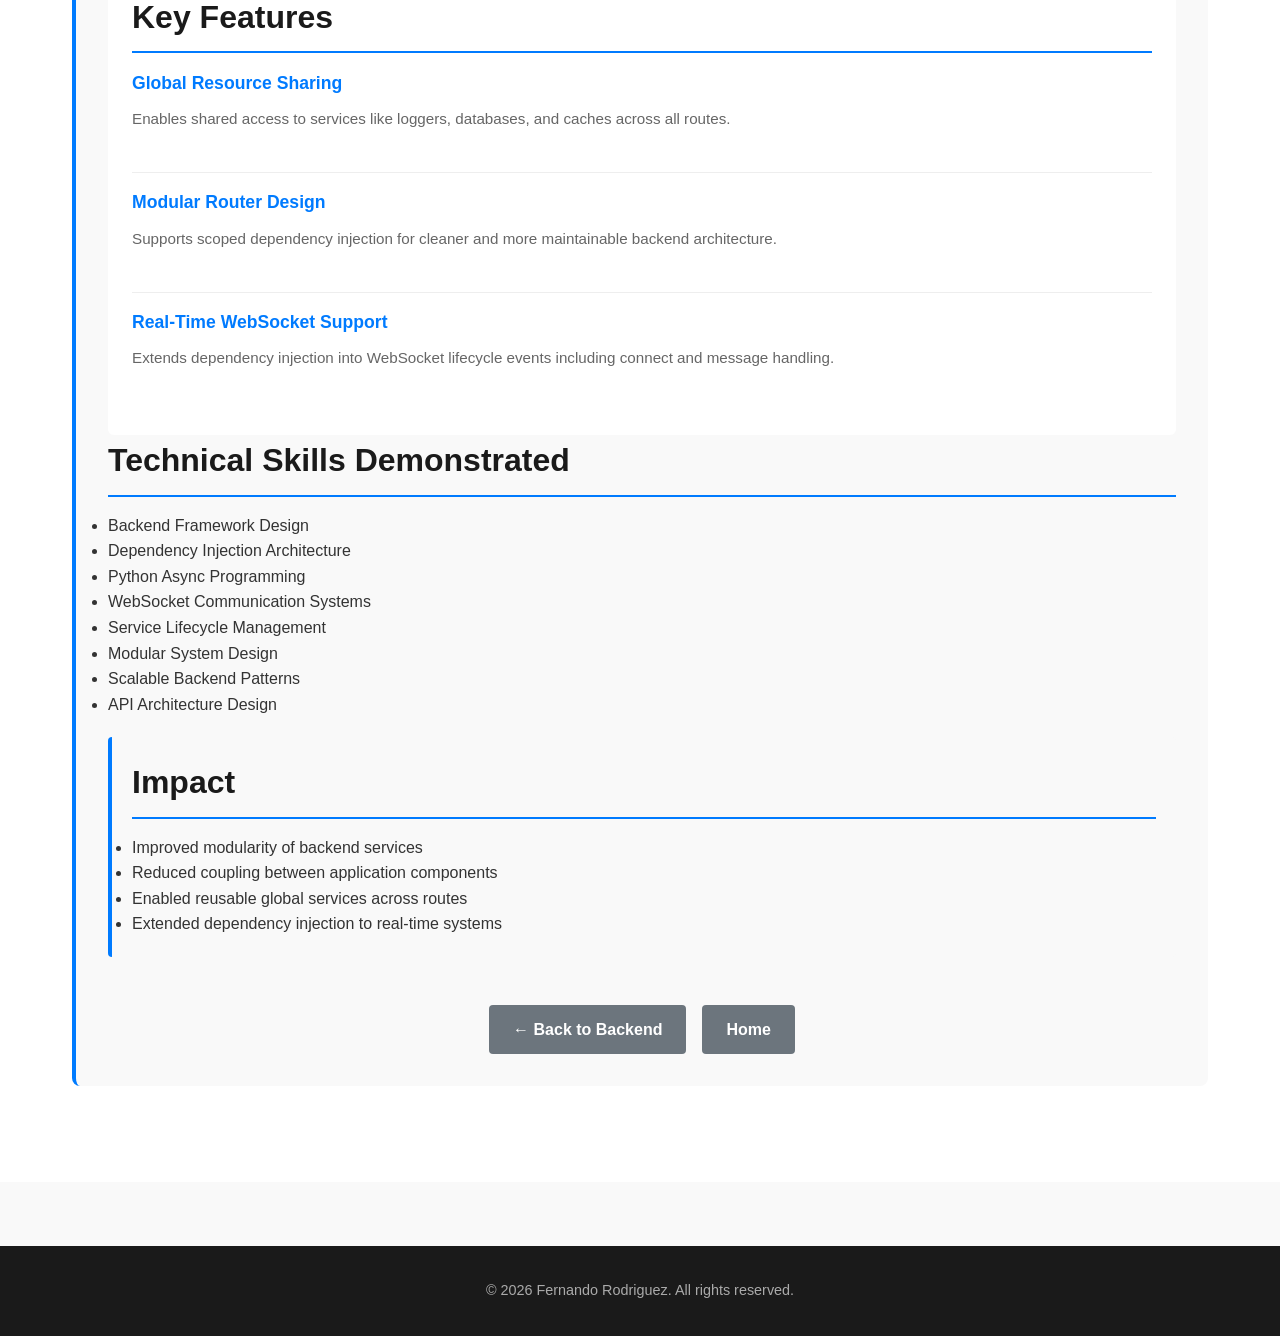
<file: projects/robyn-framework.html>
<!DOCTYPE html>
<html lang="en">
<head>
    <meta charset="UTF-8">
    <meta name="viewport" content="width=device-width, initial-scale=1.0">
    <title>Robyn Dependency Injection System - Fernando Rodriguez</title>

    <link rel="stylesheet" href="../assets/css/styles.css">

    <style>
        .erd-section {
            background: #f9f9f9;
            border-left: 4px solid #007bff;
            padding: 20px;
            margin: 20px 0;
            border-radius: 4px;
        }

        .code-block {
            background: #282c34;
            color: #abb2bf;
            padding: 15px;
            border-radius: 6px;
            font-family: 'Courier New', monospace;
            font-size: 12px;
            overflow-x: auto;
            margin: 15px 0;
            line-height: 1.5;
        }

        .walkthrough-step {
            margin: 15px 0;
        }

        .btn-docs {
            display: inline-block;
            margin-top: 15px;
            padding: 10px 14px;
            background: #0056b3;
            color: white;
            border-radius: 6px;
            text-decoration: none;
            font-weight: bold;
        }

        .btn-docs:hover {
            background: #004099;
        }
    </style>
</head>

<body>

    <!-- NAVBAR -->
    <nav class="navbar">
        <div class="nav-container">
            <a href="../index.html" class="logo">FR</a>
            <ul class="nav-menu">
                <li><a href="../index.html" class="nav-link">Home</a></li>
                <li><a href="../categories/backend.html" class="nav-link active">Backend</a></li>
                <li><a href="../categories/artificial-intelligence.html" class="nav-link">AI</a></li>
                <li><a href="../categories/machine-learning.html" class="nav-link">ML</a></li>
            </ul>
        </div>
    </nav>

    <main class="category-page">
        <div class="container">

            <h1>Robyn Framework Dependency Injection System</h1>
            <p class="subtitle">Application, Router, and WebSocket-Level Dependency Injection Architecture</p>

            <!-- OFFICIAL DOC BUTTON -->
            <a class="btn-docs"
               href="https://robyn.tech/documentation/en/api_reference/dependency_injection"
               target="_blank">
               Official Documentation →
            </a>

            <section class="project-item">

                <div class="details-grid">
                    <div class="detail-item">
                        <h4>Project Type</h4>
                        <p>Backend Framework Feature Design</p>
                    </div>
                    <div class="detail-item">
                        <h4>Framework</h4>
                        <p>Robyn (Python Async Web Framework)</p>
                    </div>
                    <div class="detail-item">
                        <h4>Core Feature</h4>
                        <p>Dependency Injection System</p>
                    </div>
                    <div class="detail-item">
                        <h4>Scope</h4>
                        <p>HTTP Routes + WebSockets</p>
                    </div>
                </div>

                <section class="erd-section">
                    <h2>System Overview</h2>
                    <p>
                        Implemented and analyzed Robyn’s multi-level dependency injection system,
                        supporting Application-level, Router-level, and WebSocket dependency injection.
                        Enables shared services such as loggers, caches, and configurations across
                        HTTP routes and real-time WebSocket communication.
                    </p>
                </section>

                <section class="project-walkthrough">

                    <h2>Dependency Injection Levels</h2>

                    <div class="walkthrough-step">
                        <h4>Application-Level Dependency Injection</h4>
                        <p>
                            Global dependencies injected at the application level are available to all requests
                            throughout the lifecycle of the server.
                        </p>

                        <div class="code-block">
app.inject_global(GLOBAL_DEPENDENCY="GLOBAL DEPENDENCY")
                        </div>
                    </div>

                    <div class="walkthrough-step">
                        <h4>Router-Level Dependency Injection</h4>
                        <p>
                            Router-scoped dependencies are shared across all routes within a specific module,
                            enabling modular backend design.
                        </p>

                        <div class="code-block">
app.inject(ROUTER_DEPENDENCY="ROUTER DEPENDENCY")
                        </div>
                    </div>

                    <div class="walkthrough-step">
                        <h4>WebSocket Dependency Injection</h4>
                        <p>
                            WebSockets support both global and router dependencies, allowing real-time systems
                            to share services like caching and logging.
                        </p>

                        <div class="code-block">
logger = global_dependencies.get("logger")
cache = router_dependencies.get("cache")
                        </div>
                    </div>

                </section>

                <section class="project-walkthrough">

                    <h2>Key Features</h2>

                    <div class="walkthrough-step">
                        <h4>Global Resource Sharing</h4>
                        <p>
                            Enables shared access to services like loggers, databases, and caches across all routes.
                        </p>
                    </div>

                    <div class="walkthrough-step">
                        <h4>Modular Router Design</h4>
                        <p>
                            Supports scoped dependency injection for cleaner and more maintainable backend architecture.
                        </p>
                    </div>

                    <div class="walkthrough-step">
                        <h4>Real-Time WebSocket Support</h4>
                        <p>
                            Extends dependency injection into WebSocket lifecycle events including connect and message handling.
                        </p>
                    </div>

                </section>

                <section class="skills-section">

                    <h2>Technical Skills Demonstrated</h2>

                    <ul>
                        <li>Backend Framework Design</li>
                        <li>Dependency Injection Architecture</li>
                        <li>Python Async Programming</li>
                        <li>WebSocket Communication Systems</li>
                        <li>Service Lifecycle Management</li>
                        <li>Modular System Design</li>
                        <li>Scalable Backend Patterns</li>
                        <li>API Architecture Design</li>
                    </ul>

                </section>

                <section class="erd-section">

                    <h2>Impact</h2>

                    <ul>
                        <li>Improved modularity of backend services</li>
                        <li>Reduced coupling between application components</li>
                        <li>Enabled reusable global services across routes</li>
                        <li>Extended dependency injection to real-time systems</li>
                    </ul>

                </section>

                <div class="navigation-links">
                    <a href="../categories/backend.html" class="btn btn-secondary">← Back to Backend</a>
                    <a href="../index.html" class="btn btn-secondary">Home</a>
                </div>

            </section>
        </div>
    </main>

    <footer class="footer">
        <p>&copy; 2026 Fernando Rodriguez. All rights reserved.</p>
    </footer>

</body>
</html>
</file>
<file: styles.css>
/* ==================== GLOBAL STYLES ==================== */

* {
    margin: 0;
    padding: 0;
    box-sizing: border-box;
}

html {
    scroll-behavior: smooth;
}

body {
    font-family: 'Segoe UI', Tahoma, Geneva, Verdana, sans-serif;
    line-height: 1.6;
    color: #333;
    background-color: #f9f9f9;
}

/* ==================== TYPOGRAPHY ==================== */

h1, h2, h3, h4, h5, h6 {
    font-weight: 700;
    margin-bottom: 1rem;
    color: #1a1a1a;
}

h1 {
    font-size: 3rem;
    margin-bottom: 1.5rem;
}

h2 {
    font-size: 2rem;
    margin-bottom: 1.5rem;
    border-bottom: 2px solid #007bff;
    padding-bottom: 0.5rem;
}

h3 {
    font-size: 1.5rem;
    color: #007bff;
}

p {
    margin-bottom: 1rem;
    font-size: 1rem;
    line-height: 1.8;
}

/* ==================== CONTAINER ==================== */

.container {
    max-width: 1200px;
    margin: 0 auto;
    padding: 0 2rem;
}

/* ==================== NAVBAR ==================== */

.navbar {
    background-color: white;
    box-shadow: 0 2px 8px rgba(0,0,0,.1);
    position: sticky;
    top: 0;
    z-index: 1000;
}

.nav-container {
    max-width: 1200px;
    margin: auto;
    padding: 1rem 2rem;

    display: flex;
    justify-content: space-between;
    align-items: center;
}

.logo {
    font-size: 1.5rem;
    font-weight: 700;
    color: #007bff;
    text-decoration: none;
    transition: .3s;
}

.logo:hover {
    color: #0056b3;
}

.nav-menu {
    display: flex;
    list-style: none;
    gap: 2rem;
}

.nav-link {
    text-decoration: none;
    color: #333;
    font-weight: 500;
    position: relative;
    transition: .3s;
}

.nav-link:hover,
.nav-link.active {
    color: #007bff;
}

.nav-link.active::after{
    content:'';
    position:absolute;
    bottom:-5px;
    left:0;
    width:100%;
    height:2px;
    background:#007bff;
}

/* ==================== HERO SECTION ==================== */

.hero {
    background: linear-gradient(
        135deg,
        #667eea 0%,
        #764ba2 100%
    );

    color:white;
    padding:6rem 2rem;
    text-align:center;
}

.hero-content h1 {
    color:white;
    font-size:3.5rem;
}

.subtitle{
    font-size:1.5rem;
    margin-bottom:1rem;
}

.description{
    max-width:600px;
    margin:auto;
    color:rgba(255,255,255,.9);
}

/* ==================== PORTFOLIO ==================== */

.portfolio-overview{
    padding:4rem 2rem;
    background:white;
}

.portfolio-overview h2{
    text-align:center;
    margin-bottom:3rem;
}

.projects-grid{
    display:grid;
    grid-template-columns:repeat(auto-fit,minmax(300px,1fr));
    gap:2rem;
}

.project-card{
    background:white;
    border-radius:8px;
    overflow:hidden;
    box-shadow:0 4px 12px rgba(0,0,0,.1);

    display:flex;
    flex-direction:column;

    transition:
    transform .3s,
    box-shadow .3s;
}

.project-card:hover{
    transform:translateY(-5px);
    box-shadow:0 8px 20px rgba(0,0,0,.15);
}

.project-image{
    width:100%;
    height:200px;
    overflow:hidden;
    background:#e8e8e8;
}

.project-image img{
    width:100%;
    height:100%;
    object-fit:cover;
}

.project-card-content{
    padding:1.5rem;
    display:flex;
    flex-direction:column;
    flex-grow:1;
}

.project-card-content p{
    flex-grow:1;
    color:#666;
}

/* ==================== BUTTONS ==================== */

.btn{
    display:inline-block;
    padding:.75rem 1.5rem;

    border:none;
    border-radius:4px;

    background:#007bff;
    color:white;

    text-decoration:none;
    font-weight:600;

    cursor:pointer;
    transition:.3s;
}

.btn:hover{
    background:#0056b3;
}

.btn-secondary{
    background:#6c757d;
}

.btn-secondary:hover{
    background:#545b62;
}

/* ==================== PROJECT PAGES ==================== */

.project-page,
.project2-page{
    padding:3rem 2rem;
    background:white;
}

.project-page h1,
.project2-page h1{
    text-align:center;
    margin-bottom:2rem;
}

.project-hero,
.project2-hero{
    margin-bottom:3rem;
}

.project-image-large,
.project2-image-large{
    width:100%;
    height:400px;

    background:#e8e8e8;

    border-radius:8px;
    overflow:hidden;
}

.project-image-large img,
.project2-image-large img{
    width:100%;
    height:100%;
    object-fit:cover;
}

.project-overview,
.project-details,
.project-images,
.project-conclusion,
.project2-overview,
.project2-details,
.project2-images,
.project2-conclusion{

    margin-bottom:3rem;
    padding:2rem;

    background:#f9f9f9;
    border-radius:8px;
}

/* ==================== DETAILS ==================== */

.details-grid{
    display:grid;
    grid-template-columns:
    repeat(auto-fit,minmax(250px,1fr));

    gap:2rem;
    margin-top:2rem;
}

.detail-item{
    padding:1.5rem;
    background:white;
    border-left:4px solid #007bff;
    border-radius:6px;
}

.detail-item p{
    color:#666;
}

/* ==================== SHOWCASE ==================== */

.showcase-grid{
    display:grid;

    grid-template-columns:
    repeat(auto-fit,minmax(250px,1fr));

    gap:1.5rem;
    margin-top:2rem;
}

.showcase-item{
    background:white;
    border-radius:6px;
    overflow:hidden;

    box-shadow:
    0 2px 8px rgba(0,0,0,.1);
}

.showcase-item img{
    width:100%;
    height:200px;
    object-fit:cover;
}

.showcase-item p{
    padding:1rem;
    font-size:.9rem;
    text-align:center;
    color:#666;
}

/* ==================== LEARN PAGE ==================== */

.learn-page{
    padding:3rem 2rem;
    background:white;
}

.learn-page h1{
    text-align:center;
}

.page-subtitle{
    text-align:center;
    color:#666;
    margin-bottom:3rem;
}

.learning-content{
    background:#f9f9f9;
    padding:2rem;
    border-radius:8px;
}

.learning-content ul{
    margin-left:1.5rem;
}

.learning-content li{
    color:#666;
}

.placeholder-box{
    margin-top:1.5rem;
    padding:3rem;

    text-align:center;

    border:2px dashed #ddd;
    background:white;
}

/* ==================== FOOTER ==================== */

.footer{
    background:#1a1a1a;
    color:white;
    text-align:center;
    padding:2rem;
}

.footer p{
    color:#aaa;
}

/* ==================== NAV LINKS ==================== */

.navigation-links{
    display:flex;
    justify-content:center;
    gap:1rem;
    flex-wrap:wrap;
    margin-top:2rem;
}

/* ==================== RESPONSIVE ==================== */

@media(max-width:768px){

    .nav-menu{
        gap:1rem;
        font-size:.9rem;
    }

    h1{
        font-size:2rem;
    }

    h2{
        font-size:1.5rem;
    }

    .hero-content h1{
        font-size:2.5rem;
    }

    .project-image-large,
    .project2-image-large{
        height:250px;
    }

    .details-grid,
    .showcase-grid,
    .projects-grid{
        grid-template-columns:1fr;
    }

    .navigation-links{
        flex-direction:column;
    }

    .navigation-links .btn{
        width:100%;
        text-align:center;
    }
}

@media(max-width:480px){

    .container{
        padding:0 1rem;
    }

    .nav-container{
        padding:1rem;
    }

    .nav-menu{
        gap:.5rem;
        font-size:.8rem;
    }

    h1{
        font-size:1.5rem;
    }

    h2{
        font-size:1.2rem;
    }

    .hero{
        padding:3rem 1rem;
    }

    .hero-content h1{
        font-size:2rem;
    }

    .subtitle{
        font-size:1rem;
    }

    .description{
        font-size:.9rem;
    }

    .project-image-large,
    .project2-image-large{
        height:200px;
    }

    .portfolio-overview,
    .project-page,
    .project2-page{
        padding:1.5rem 1rem;
    }
}
</file>
<file: assets/css/styles.css>
/* ==================== GLOBAL STYLES ==================== */

* {
    margin: 0;
    padding: 0;
    box-sizing: border-box;
}

body {
    font-family: 'Segoe UI', Tahoma, Geneva, Verdana, sans-serif;
    line-height: 1.6;
    color: #333;
    background-color: #f9f9f9;
}

html {
    scroll-behavior: smooth;
}

/* ==================== TYPOGRAPHY ==================== */

h1, h2, h3, h4, h5, h6 {
    font-weight: 700;
    margin-bottom: 1rem;
    color: #1a1a1a;
}

h1 {
    font-size: 3rem;
    margin-bottom: 1.5rem;
}

h2 {
    font-size: 2rem;
    margin-bottom: 1.5rem;
    border-bottom: 2px solid #007bff;
    padding-bottom: 0.5rem;
}

h3 {
    font-size: 1.5rem;
    color: #007bff;
}

p {
    margin-bottom: 1rem;
    font-size: 1rem;
    line-height: 1.8;
}

/* ==================== CONTAINER ==================== */

.container {
    max-width: 1200px;
    margin: 0 auto;
    padding: 0 2rem;
}

/* ==================== NAVBAR ==================== */

.navbar {
    background-color: #fff;
    box-shadow: 0 2px 8px rgba(0, 0, 0, 0.1);
    position: sticky;
    top: 0;
    z-index: 1000;
}

.nav-container {
    max-width: 1200px;
    margin: 0 auto;
    padding: 1rem 2rem;
    display: flex;
    justify-content: space-between;
    align-items: center;
}

.logo {
    font-size: 1.5rem;
    font-weight: 700;
    color: #007bff;
    text-decoration: none;
    transition: color 0.3s ease;
}

.logo:hover {
    color: #0056b3;
}

.nav-menu {
    display: flex;
    list-style: none;
    gap: 2rem;
}

.nav-link {
    text-decoration: none;
    color: #333;
    font-weight: 500;
    transition: color 0.3s ease;
    position: relative;
}

.nav-link:hover,
.nav-link.active {
    color: #007bff;
}

.nav-link.active::after {
    content: '';
    position: absolute;
    bottom: -5px;
    left: 0;
    right: 0;
    height: 2px;
    background-color: #007bff;
}

/* ==================== HERO SECTION ==================== */

.hero {
    background: linear-gradient(135deg, #667eea 0%, #764ba2 100%);
    color: white;
    padding: 6rem 2rem;
    text-align: center;
}

.hero-content h1 {
    color: white;
    font-size: 3.5rem;
    margin-bottom: 1rem;
}

.subtitle {
    font-size: 1.5rem;
    margin-bottom: 1rem;
    font-weight: 500;
}

.description {
    font-size: 1.1rem;
    max-width: 600px;
    margin: 0 auto;
    color: rgba(255, 255, 255, 0.9);
}

/* ==================== PORTFOLIO OVERVIEW ==================== */

.portfolio-overview {
    padding: 4rem 2rem;
    background-color: #fff;
}

.portfolio-overview h2 {
    text-align: center;
    margin-bottom: 3rem;
}

.projects-grid {
    display: grid;
    grid-template-columns: repeat(auto-fit, minmax(300px, 1fr));
    gap: 2rem;
}

.project-card {
    background: white;
    border-radius: 8px;
    overflow: hidden;
    box-shadow: 0 4px 12px rgba(0, 0, 0, 0.1);
    transition: transform 0.3s ease, box-shadow 0.3s ease;
    display: flex;
    flex-direction: column;
    height: 100%;
}

.project-card:hover {
    transform: translateY(-5px);
    box-shadow: 0 8px 20px rgba(0, 0, 0, 0.15);
}

.project-image {
    width: 100%;
    height: 200px;
    background-color: #e8e8e8;
    display: flex;
    align-items: center;
    justify-content: center;
    overflow: hidden;
}

.project-image img {
    width: 100%;
    height: 100%;
    object-fit: cover;
}

.project-card-content {
    padding: 1.5rem;
    display: flex;
    flex-direction: column;
    flex-grow: 1;
}

.project-card-content h3 {
    margin-top: 0;
    margin-bottom: 0.5rem;
}

.project-card-content p {
    flex-grow: 1;
    margin-bottom: 1rem;
    color: #666;
    font-size: 0.95rem;
}

.project-card-content .btn {
    align-self: flex-start;
    margin: 0;
}

/* ==================== BUTTONS ==================== */

.btn {
    display: inline-block;
    padding: 0.75rem 1.5rem;
    background-color: #007bff;
    color: white;
    text-decoration: none;
    border-radius: 4px;
    font-weight: 600;
    transition: background-color 0.3s ease;
    border: none;
    cursor: pointer;
    font-size: 1rem;
}

.btn:hover {
    background-color: #0056b3;
}

.btn-secondary {
    background-color: #6c757d;
}

.btn-secondary:hover {
    background-color: #545b62;
}

.btn-primary {
    background-color: #007bff;
}

.btn-primary:hover {
    background-color: #0056b3;
}

/* ==================== CATEGORY PAGE ==================== */

.category-page {
    padding: 3rem 2rem;
    background-color: #fff;
}

.category-page h1 {
    text-align: center;
    margin-bottom: 2rem;
    color: #1a1a1a;
}

.category-intro {
    margin-bottom: 3rem;
    padding: 2rem;
    background-color: #f9f9f9;
    border-radius: 8px;
}

/* ==================== PROJECT ITEM ==================== */

.project-item {
    margin-bottom: 3rem;
    padding: 2rem;
    background-color: #f9f9f9;
    border-radius: 8px;
    border-left: 4px solid #007bff;
}

.project-item h2 {
    margin-top: 0;
    margin-bottom: 1rem;
}

.project-walkthrough {
    margin-top: 2rem;
    padding: 1.5rem;
    background-color: white;
    border-radius: 6px;
}

.project-walkthrough h3 {
    margin-bottom: 1rem;
    color: #333;
    border-bottom: 1px solid #ddd;
    padding-bottom: 0.5rem;
}

.walkthrough-step {
    margin-bottom: 1.5rem;
    padding-bottom: 1.5rem;
    border-bottom: 1px solid #eee;
}

.walkthrough-step:last-child {
    border-bottom: none;
    margin-bottom: 0;
}

.walkthrough-step h4 {
    color: #007bff;
    margin-bottom: 0.5rem;
    font-size: 1.1rem;
}

.walkthrough-step p {
    color: #666;
    font-size: 0.95rem;
}

/* ==================== PROJECT IMAGE GALLERY ==================== */

.project-images {
    display: grid;
    grid-template-columns: repeat(auto-fit, minmax(250px, 1fr));
    gap: 1.5rem;
    margin-top: 1.5rem;
}

.image-item {
    background-color: white;
    border-radius: 6px;
    overflow: hidden;
    box-shadow: 0 2px 8px rgba(0, 0, 0, 0.1);
}

.image-item img {
    width: 100%;
    height: 200px;
    object-fit: cover;
}

.image-item p {
    padding: 1rem;
    color: #666;
    font-size: 0.9rem;
    text-align: center;
    margin: 0;
}

/* ==================== DETAILS GRID ==================== */

.details-grid {
    display: grid;
    grid-template-columns: repeat(auto-fit, minmax(250px, 1fr));
    gap: 1.5rem;
    margin-top: 1.5rem;
}

.detail-item {
    padding: 1rem;
    background-color: white;
    border-radius: 6px;
    border-left: 3px solid #007bff;
}

.detail-item h4 {
    color: #007bff;
    margin-bottom: 0.5rem;
    font-size: 0.95rem;
}

.detail-item p {
    color: #666;
    font-size: 0.9rem;
    margin: 0;
}

/* ==================== NAVIGATION LINKS ==================== */

.navigation-links {
    display: flex;
    gap: 1rem;
    justify-content: center;
    margin-top: 3rem;
    flex-wrap: wrap;
}

/* ==================== FOOTER ==================== */

.footer {
    background-color: #1a1a1a;
    color: white;
    text-align: center;
    padding: 2rem;
    margin-top: 4rem;
}

.footer p {
    margin: 0;
    font-size: 0.9rem;
    color: #aaa;
}

/* ==================== RESPONSIVE DESIGN ==================== */

@media (max-width: 768px) {
    .nav-menu {
        gap: 1rem;
        font-size: 0.9rem;
    }

    h1 {
        font-size: 2rem;
    }

    h2 {
        font-size: 1.5rem;
    }

    .hero-content h1 {
        font-size: 2.5rem;
    }

    .subtitle {
        font-size: 1.2rem;
    }

    .details-grid,
    .project-images {
        grid-template-columns: 1fr;
    }

    .projects-grid {
        grid-template-columns: 1fr;
    }

    .navigation-links {
        flex-direction: column;
    }

    .navigation-links .btn {
        width: 100%;
        text-align: center;
    }
}

@media (max-width: 480px) {
    .container {
        padding: 0 1rem;
    }

    .nav-container {
        padding: 1rem;
    }

    .nav-menu {
        gap: 0.5rem;
        font-size: 0.8rem;
    }

    h1 {
        font-size: 1.5rem;
    }

    h2 {
        font-size: 1.2rem;
    }

    .hero {
        padding: 3rem 1rem;
    }

    .hero-content h1 {
        font-size: 2rem;
    }

    .subtitle {
        font-size: 1rem;
    }

    .description {
        font-size: 0.9rem;
    }

    .portfolio-overview,
    .category-page {
        padding: 1.5rem 1rem;
    }
}
</file>
